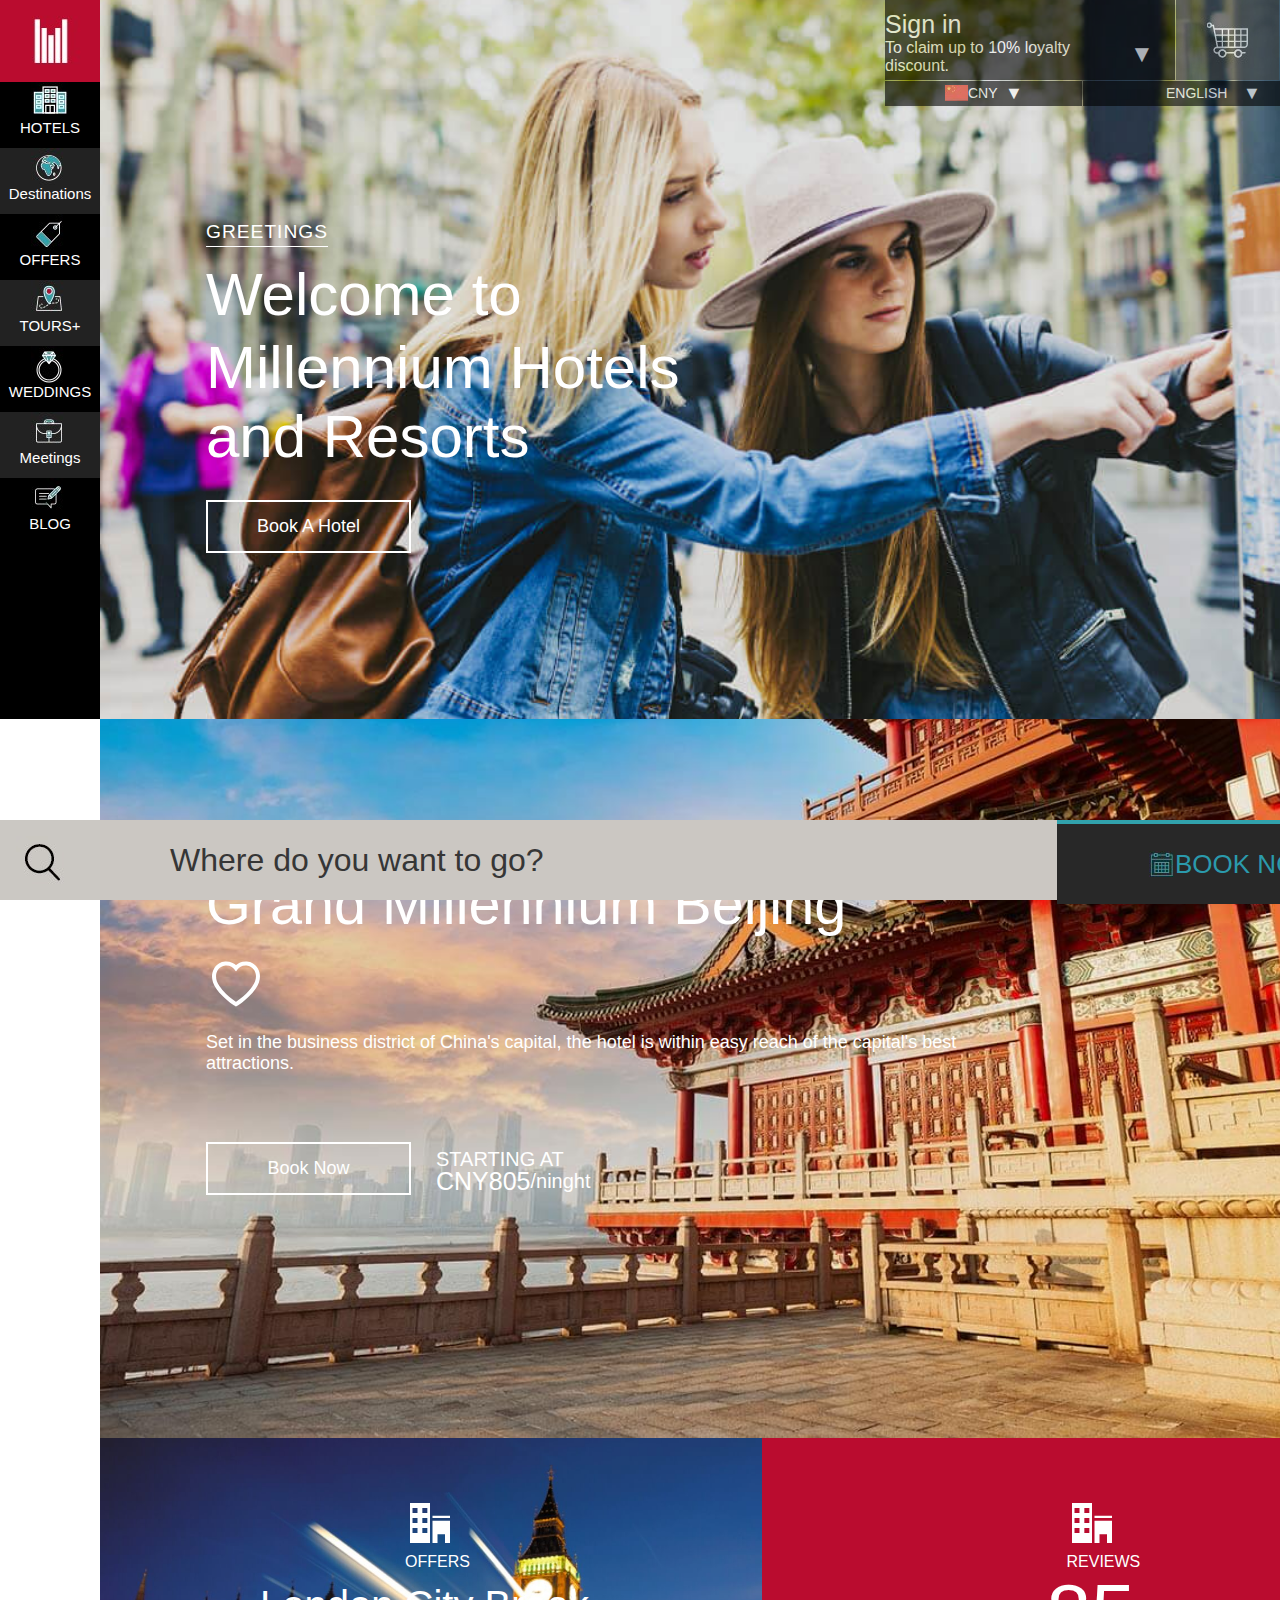
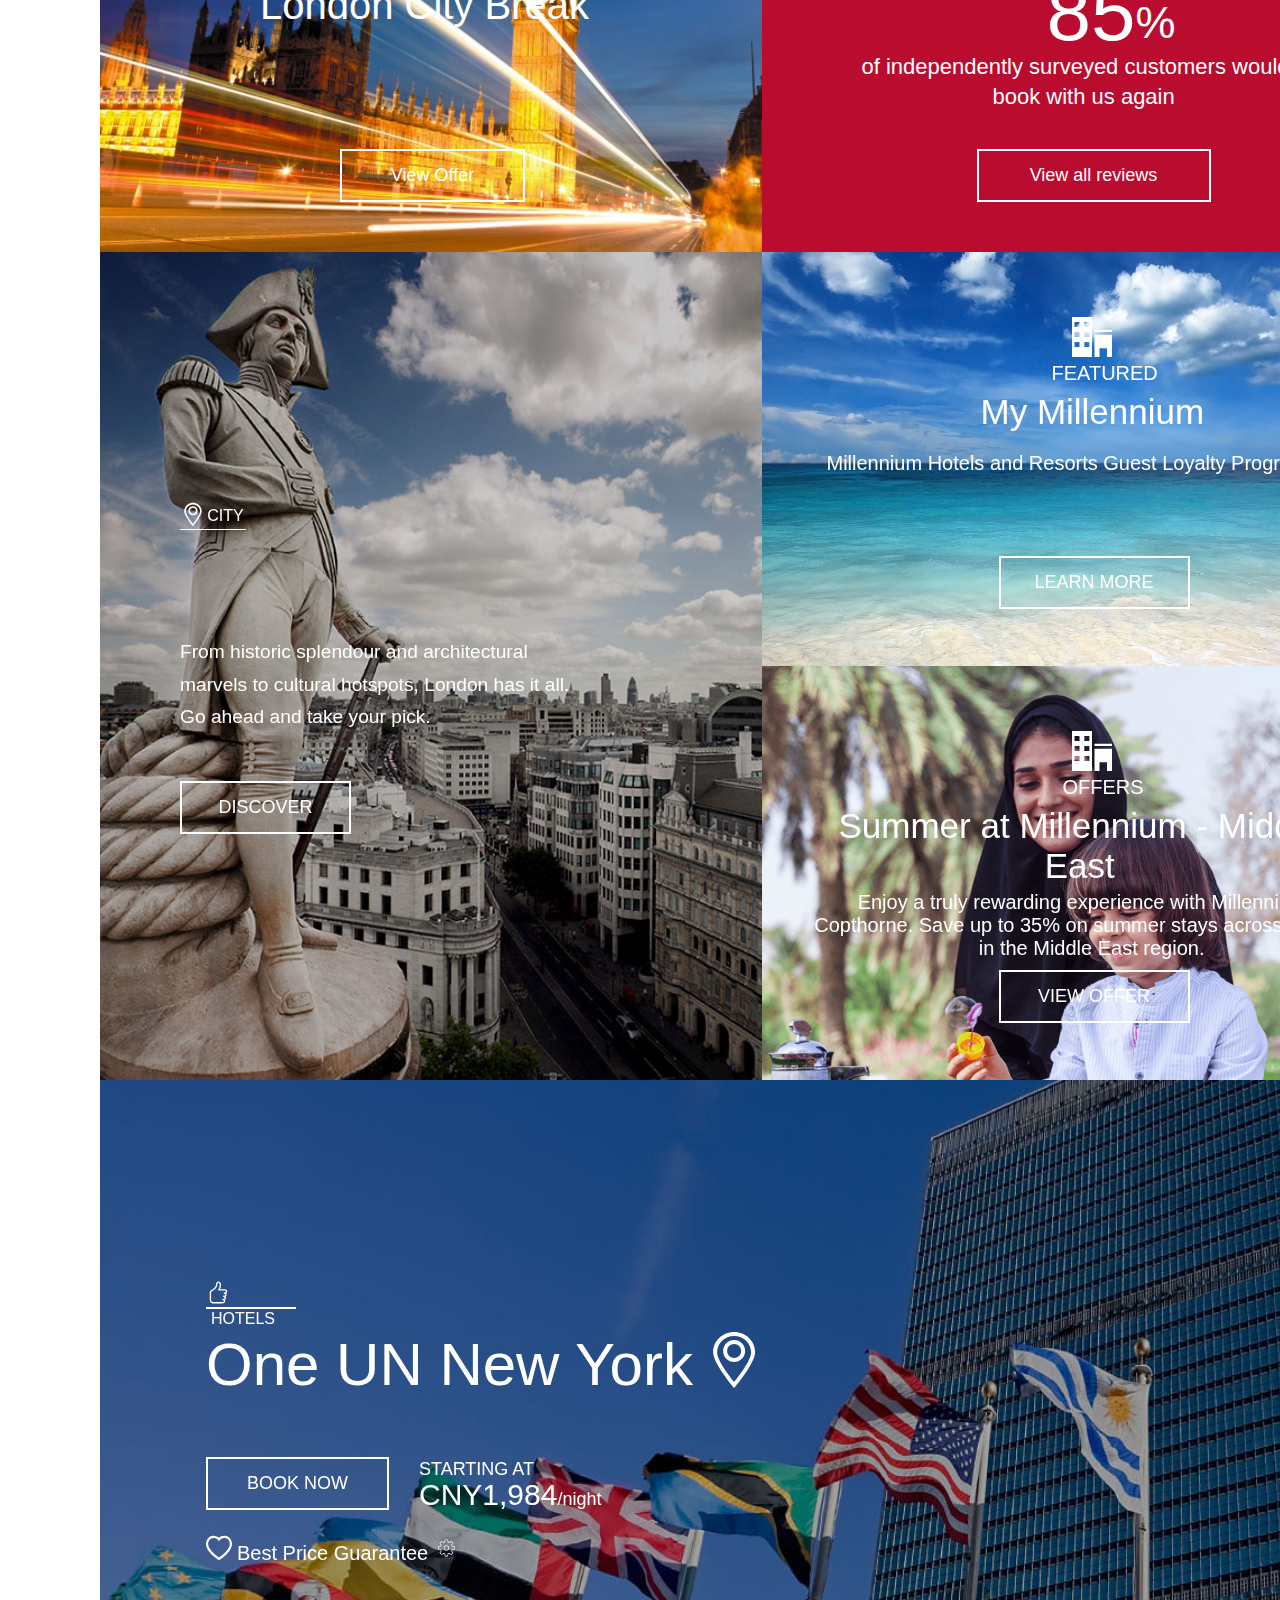
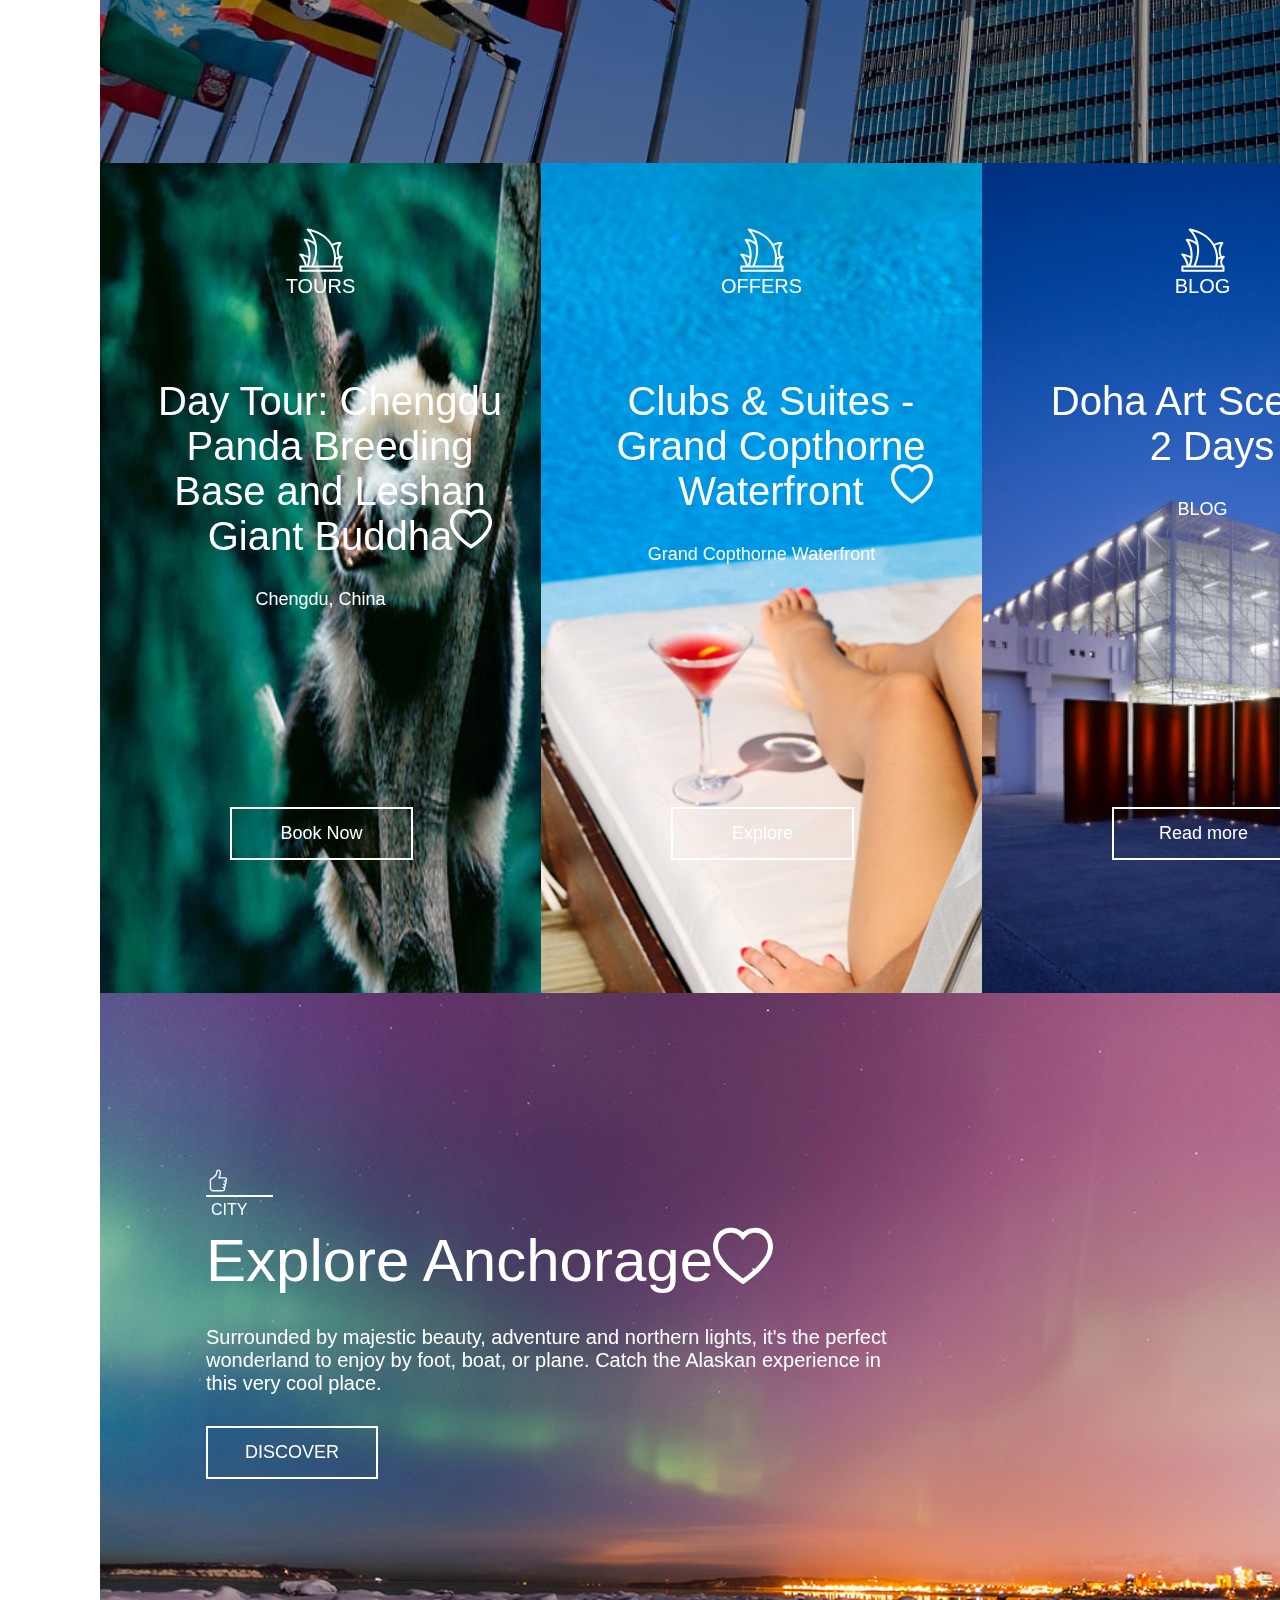
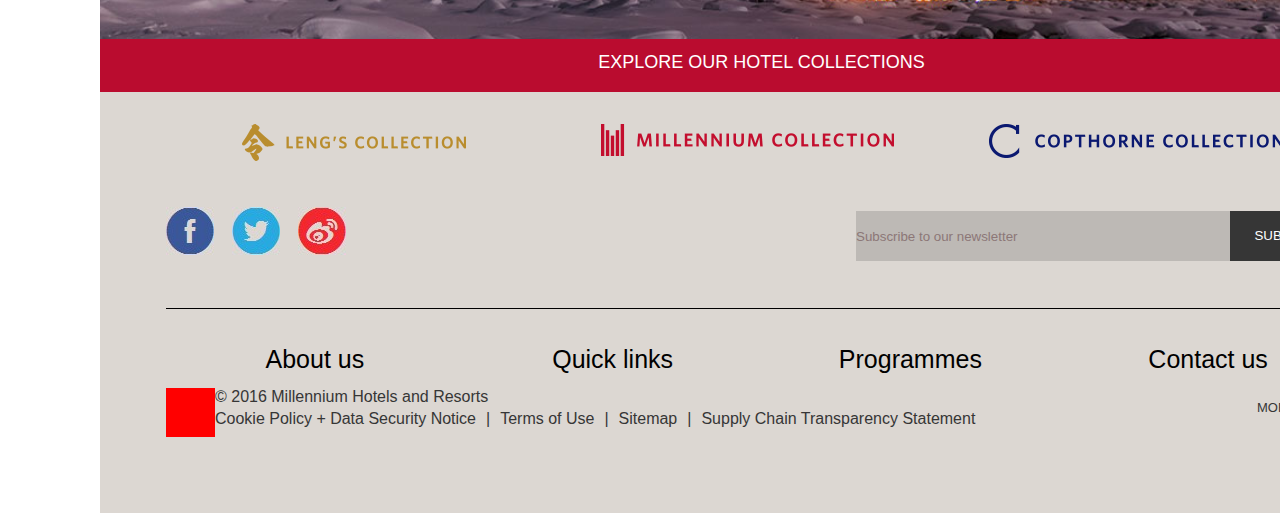
<file: index.html>
<!DOCTYPE HTML PUBLIC "-//W3C//DTD HTML 4.01//EN" "http://www.w3.org/TR/html4/strict.dtd">
<html lang="en">
<head>
	<meta http-equiv="Content-Type" content="text/html;charset=UTF-8">
	<title>首页</title>
	<script src="js/jquery-3.1.0.js"></script>
	<script src="js/lilin.js"></script>
    <script src="js/index.js"></script>
	<link rel="stylesheet" href="css/index.css">
</head>
<body>
	<div class="leftavg">
        <div class="leftavg1">
            <a href="index.html"><img src="img/81.jpg" alt=""></a>
        </div>
        <a href="wedding.html">
        <div class="leftavg2">
            <img src="img/91.jpg" alt="">
            <span>HOTELS</span>
        </div>
        </a>
        <a href="wedding.html">
        <div class="leftavg2" style="background:#222222">
             <img src="img/92.jpg" alt="">
            <span>Destinations</span>
        </div>
        </a>
        <a href="wedding.html">
        <div class="leftavg2">
             <img src="img/93.jpg" alt="">
            <span>OFFERS</span>
        </div>
        </a>
        <a href="wedding.html">
        <div class="leftavg2" style="background:#222222">
             <img src="img/94.jpg" alt="">
            <span>TOURS+</span>
        </div>
        </a>
        <a href="wedding.html">
        <div class="leftavg2">
             <img src="img/95.jpg" alt="">
            <span>WEDDINGS</span>
        </div>
        </a>
        <a href="wedding.html">
        <div class="leftavg2" style="background:#222222">
             <img src="img/96.jpg" alt="">
            <span>Meetings</span>
        </div>
        </a>
        <a href="wedding.html">
        <div class="leftavg2">
             <img src="img/97.jpg" alt="">
            <span>BLOG</span>
        </div>
        </a>   
    </div>
<!-- 右上侧固定栏 -->
	<div class="concuty">
     <div class="shang">
         <div class="shang1">
             <h6>Sign in</h6>
             <p>To claim up to 10% loyalty discount.</p>
             <div class="jian">▲</div>
             <div class="jian1">▼</div>
         </div>
         <div class="shang2"></div>
     </div>
     <div class="xia">
         <div class="xia1">
             <span>
                 <img src="img/35.jpg" alt="">
             </span>
             <p>CNY</p>
             <div class="cc">▲</div>
             <div class="dd">▼</div>
         </div>
         <div class="xia2" style="margin-left:1px">
             <span></span>
             <p>ENGLISH</p>
             <div class="ff">▲</div>
             <div class="gg">▼</div>
         </div>
     </div>   
    </div>
    <div class="denglu">
        <div class="denglutop"></div>
        <div class="dengluxia"></div>
    </div>
    <div class="guojia">
        <ul>
            <li style="margin-top:48px">
                <img src="img/41.jpg" alt="">
                <span>USD</span>
            </li>
            <li style="margin-top:48px">
                <img src="img/42.jpg" alt="">
                <span>GPB</span>
            </li>
            <li style="margin-top:48px">
                <img src="img/43.jpg" alt="">
                <span>EUR</span>
            </li>
            <li style="margin-top:48px">
                <img src="img/44.jpg" alt="">
                <span>CNY</span>
            </li>
            <li>
                <img src="img/44.jpg" alt="">
                <span>AED</span>
            </li>
            <li>
                <img src="img/44.jpg" alt="">
                <span>AUD</span>
            </li>
            <li>
                <img src="img/44.jpg" alt="">
                <span>BRL</span>
            </li>
            <li>
                <img src="img/44.jpg" alt="">
                <span>CAD</span>
            </li>
            <li>
                <img src="img/44.jpg" alt="">
                <span>CHF</span>
            </li>
            <li>
                <img src="img/44.jpg" alt="">
                <span>GEL</span>
            </li>
            <li>
                <img src="img/44.jpg" alt="">
                <span>HKD</span>
            </li>
            <li>
                <img src="img/44.jpg" alt="">
                <span>IDR</span>
            </li>
            <li>
                <img src="img/44.jpg" alt="">
                <span>INR</span>
            </li>
            <li>
                <img src="img/44.jpg" alt="">
                <span>IQD</span>
            </li>
            <li>
                <img src="img/44.jpg" alt="">
                <span>JOD</span>
            </li>
            <li>
                <img src="img/44.jpg" alt="">
                <span>JPY</span>
            </li>
            <li>
                <img src="img/44.jpg" alt="">
                <span>KRW</span>
            </li>
            <li>
                <img src="img/44.jpg" alt="">
                <span>KWD</span>
            </li>
            <li>
                <img src="img/44.jpg" alt="">
                <span>MYR</span>
            </li>
            <li>
                <img src="img/44.jpg" alt="">
                <span>NZD</span>
            </li>
            <li>
                <img src="img/44.jpg" alt="">
                <span>OMR</span>
            </li>
            <li>
                <img src="img/44.jpg" alt="">
                <span>PHP</span>
            </li>
            <li>
                <img src="img/44.jpg" alt="">
                <span>QAR</span>
            </li>
            <li>
                <img src="img/44.jpg" alt="">
                <span>SAR</span>
            </li>
            <li>
                <img src="img/44.jpg" alt="">
                <span>SEK</span>
            </li>
            <li>
                <img src="img/44.jpg" alt="">
                <span>SGD</span>
            </li>
            <li>
                <img src="img/44.jpg" alt="">
                <span>THB</span>
            </li>
            <li>
                <img src="img/44.jpg" alt="">
                <span>TWD</span>
            </li>
        </ul>
    </div>
    <div class="yuyan">
        <ul>
            <li style="margin-top:24px">لعربية</li>
            <li style="margin-top:24px;background:#717B7C">English</li>
            <li style="margin-top:24px">Español</li>
            <li style="margin-top:24px">Français</li>
            <li>Italiano</li>
            <li>简体中文</li>
            <li>繁體中文</li>
        </ul>
    </div>
<!-- 右上侧固定栏 -->
	<div class="rightdom">
		<img src="img/banner.jpg" alt="">
		<div class="imghtml">
			<div class="biaoti">
				<label for="">GREETINGS</label>
			</div>
			<div class="biaotip">
			<h3>
				<p class="biaotip1">Welcome to </p>
				<p class="biaotip2">Millennium Hotels and Resorts</p>
			</h3>
			</div>
			<a href="#">Book A Hotel</a>
		</div>
	</div>
    <div class="rightdom1">
		<img src="img/1.jpg" alt="">
		<div class="beijing">
			<div class="biaoti">
				<label for="">Hotels</label>
			</div>
			<div class="beijin">
			<h3>	
             Grand Millennium Beijing
			</h3>
			</div>
			<span>
			</span>
			<p class="beijinp">Set in the business district of China's capital, the hotel is within easy reach of the capital's best attractions.</p>
			<a href="beijing.html">Book Now</a>
			<div class="ninght">
				<p>STARTING AT</p>
				<div class="ninghtbottom">
					<label for="">CNY805</label>
					<div>/ninght</div>
				</div>
			</div>
		</div>
		<div class="botf"></div>
    </div>
    <div class="rightdom2">
    	<div class="left1">
    		<img src="img/2.jpg" alt="">
    		<span></span>
    		<label for="">OFFERS</label>
    		<h3>London City Break</h3>
    		<a href="">View Offer</a>
    	</div>
    	<div class="right1">
    		<span></span>
    		<label for="">REVIEWS</label>
            <h4>
            	<p>85</p>%
            </h4>
            <div class="right1dom">of independently surveyed customers would </div>
            <div class="right1dom1">book with us again</div>
            <a href="beijing.html">View all reviews</a>
    	</div>
    </div>
    <div class="rightdom3">
    	<div class="rightdom3left">
    		<img src="img/3.jpg" alt="">
    		<div class="lundon">
    			<span></span>
    			<label for="">CITY</label>
    		</div>
    		<h3>Explore London</h3>
    		<p>From historic splendour and architectural marvels to cultural hotspots, London has it all. Go ahead and take your pick.</p>
    		<a href="beijing.html">DISCOVER</a>
    	</div>
    	<div class="rightdom3right">
    		<div class="rightdom3top">
    			<img src="img/4.jpg" alt="">
    			<span></span>
    			<label for="">FEATURED</label>
    			<h3>My Millennium</h3>
    			<p>Millennium  Hotels and Resorts Guest Loyalty Programme</p>
    			<a href="beijing.html">LEARN MORE</a>
    		</div>
    		<div class="rightdom3top1">
    			<img src="img/5.png" alt="">
    			<span></span>
    			<label for="">OFFERS</label>
    			<h3>
    				<div>Summer at Millennium - Middle </div>
    				East
    			</h3>
    			<p>Enjoy a truly rewarding experience with Millennium & Copthorne. Save up to 35% on summer stays across 24 hotels in the Middle East region.</p>
    			<a href="beijing.html">VIEW OFFER</a>
    		</div>
    	</div>
    </div>
    <div class="rightdom4">
    	<img src="img/6.jpg" alt="">
    	<div class="un">
    		<span></span>
    		<label for="">HOTELS</label>
    	</div>
    	<div class="unp">
    		<h3>One UN New York</h3>
    		<span></span>
    	</div>
    	<div class="una">
    		<a href="">BOOK NOW</a>
    		<div class="unaspan">
    			<p>STARTING AT</p>
    			<p class="unaspan1">
    				<label for="">CNY1,984</label>
    				<span>/night</span>
    			</p>
    		</div>
    	</div>
    	<div class="unicon">
    		<span></span>
    		<p>Best Price Guarantee</p>
    		<span></span>
    	</div>
    </div>
    <div class="rightdom5">
    	<div class="panda">
    		<div class="pandaspan">
    			<span></span>
    			<label for="">TOURS</label>
    		</div>
    		<div class="pandah3">
    			<h3>Day Tour: Chengdu Panda Breeding Base and Leshan Giant Buddha</h3>
    			<p>Chengdu, China</p>
    			<span></span>
    		</div>
    		<a href="beijing.html">Book Now</a>
    	</div>
    	<div class="panda1">
    		<div class="pandaspan">
    			<span></span>
    			<label for="">OFFERS</label>
    		</div>
    		<div class="pandah3">
    			<h3>Clubs & Suites - Grand Copthorne Waterfront</h3>
    			<p>Grand Copthorne Waterfront</p>
    			<span></span>
    		</div>
    		<a href="beijing.html">Explore</a>
    	</div>
    	<div class="panda2">
    		<div class="pandaspan">
    			<span></span>
    			<label for="">BLOG</label>
    		</div>
    		<div class="pandah3">
    			<h3>Doha Art Scene in 2 Days</h3>
    			<p>BLOG</p>
    		</div>
    		<a href="beijing.html">Read more</a>
    	</div>
    </div>
    <div class="rightdom6">
        <img src="img/10.jpg" alt="">
        <div class="stat">
            <span></span>
            <label for="">CITY</label>
        </div>
        <div class="stat1">
            <div class="stat1h3">
                <h3>Explore Anchorage</h3>
                <span></span>
            </div>
            <p>Surrounded by majestic beauty, adventure and northern lights, it's the perfect wonderland to enjoy by foot, boat, or plane. Catch the Alaskan experience in this very cool place.</p>
        </div>
        <a href="beijing.html">DISCOVER</a>
    </div>
    <div class="rightdom7">
        <p>EXPLORE OUR HOTEL COLLECTIONS</p>
    </div>
<!-- 最底部开始 -->
    <div class="rightdom8">
        <div class="ling">
            <a href="">
                <img src="img/11.png" alt="" style='margin-left:76px'>
                <img src="img/12.png" alt="" style='margin-left:135px'>
                <img src="img/13.png" alt="" style='margin-left:95px'>
            </a>
        </div>
        <div class="bd">
            <div class="bdleft">
                <a href=""><img src="img/11.jpg" alt=""></a>
                <a href=""><img src="img/12.jpg" alt=""></a>
                <a href=""><img src="img/13.jpg" alt=""></a>
            </div>
            <div class="bdright">
                <input type="text" value="Subscribe to our newsletter" id="value">
                <input type="button" value="SUBSCRIBE" id="value1">
            </div>
        </div>
        <div class="our">
            <a href="#">About us</a>
            <a href="#">Quick links</a>
            <a href="#">Programmes</a>
            <a href="#">Contact us</a>
        </div>
        <div class="our1">
            <span></span>
            <div class="ourright">
                <div class="copy">© 2016 Millennium Hotels and Resorts</div>
                <div class="copy1">
                    <a href="">Cookie Policy + Data Security Notice</a>
                    <p>|</p>
                    <a href="">Terms of Use</a>
                    <p>|</p>
                    <a href="">Sitemap</a>
                    <p>|</p>
                    <a href="">Supply Chain Transparency Statement</a>
                </div>
            </div>
        </div>
        <div class="our2">
            <span>MORE</span>
            <div class="our2icon"></div>
        </div>
        <div class="our4">
            <div class="our5">
                <div class="copy3">
                    <h6>About us</h6>
                    <a href="about.html">Our Heritage</a>
                    <a href="about.html">Our Leadership</a>
                    <a href="about.html">Our Brand Story</a>
                    <a href="about.html">Awards & Accolades</a>
                    <a href="about.html">Our Offices</a>
                </div>
                <div class="copy3" style="margin-left:70px">
                    <h6>Quick links</h6>
                    <a href="about.html">Careers</a>
                    <a href="about.html">Investors</a>
                    <a href="about.html">What's On UK Blog</a>
                    <a href="about.html">View or Modify Your Booking</a>
                    <a href="about.html">News and Regulatory Announcement</a>
                </div>
                <div class="copy3" style="margin-left:70px">
                    <h6>Programmes</h6>
                    <a href="about.html">My Millennium</a>
                    <a href="about.html">Frequent Flyer Programmes</a>
                    <a href="about.html">Corporate Partners</a>
                    <a href="about.html">Corporate Booker Programmes</a>
                    <a href="about.html">Ala Carte Club Programme</a>
                </div>
                <div class="copy3" style="margin-left:70px">
                    <h6>Contact us</h6>
                    <a href="about.html">Enquiry Form</a>
                    <a href="about.html">Hotel Reservation Offices</a>
                    <a href="about.html">Sales Offices</a>
                    <a href="about.html">Tours+ FAQ</a>
                </div>
            </div>
            <div class="our1">
            <span></span>
            <div class="ourright">
                <div class="copy">© 2016 Millennium Hotels and Resorts</div>
                <div class="copy1">
                    <a href="">Cookie Policy + Data Security Notice</a>
                    <p>|</p>
                    <a href="">Terms of Use</a>
                    <p>|</p>
                    <a href="">Sitemap</a>
                    <p>|</p>
                    <a href="">Supply Chain Transparency Statement</a>
                </div>
            </div>
        </div>
        <div class="our3">
            <span>LESS</span>
            <div class="our2icon"></div>
        </div>
        </div>
    </div>
<!-- 最底部开始 -->
<!-- 固定底部 -->
    <div class="bottom">
        <span>
            <img src="img/18.jpg" alt="">
        </span>
        <div class="went">Where do you want to go?</div>
        <div class="went1">
            <span>
                <img src="img/19.jpg" alt="">
            </span>
            <p>BOOK NOW</p>
        </div>
    </div>
    <div class="bottom1">
        <div class="head">
            <div class="head1">
                <span>
                    <img src="img/23.jpg" alt="">
                </span>
                <p>Best Price Guarantee</p>
                <span>
                    <img src="img/24.jpg" alt="">
                </span>
            </div>
            <div class="head2">
                <span>Close</span>
                <a href="">X</a>
            </div>
        </div>
        <div class="hotel">
            <span>
                <img src="img/20.jpg" alt="">
            </span>
            <p>Destination</p>
            <input type="text" value="What's your destination city or hotel?" id="go">
        </div>
        <div class="dates">
             <span>
                <img src="img/21.jpg" alt="">
             </span>
             <p>Dates</p>
             <div class="datess">
                2016/Oct/03 - 2016/Oct/04
             </div>
             <div class="datess1">Change</div>
        </div>
        <div class="adults">
            <span>
                <img src="img/22.jpg" alt="">
            </span>
            <p>Occupancy</p>
            <div class="kuohao">(per room)</div>
            <div class="one">
                <label for="">Adults</label>
                <a href="" style="margin-left:20px">-</a>
                <h2>1</h2>
                <a href="">+</a>
            </div>
            <div class="one">
                <label for="">Children</label>
                <a href="" style="margin-left:20px">-</a>
                <h2>1</h2>
                <a href="">+</a>
            </div>
        </div>
        <div class="form">
            <input type="text" value="Add a special rate code" style="margin-left:141px">
            <input type="text" value="Add a group code">
            <input type="text" value="Please enter discount code">
        </div>
        <div class="serach">
            <p>Please select a destination to continue</p>
            <input type="button" value="Search">
        </div>
    </div>
<!-- 固定底部 -->  
</body>
</html>
</file>
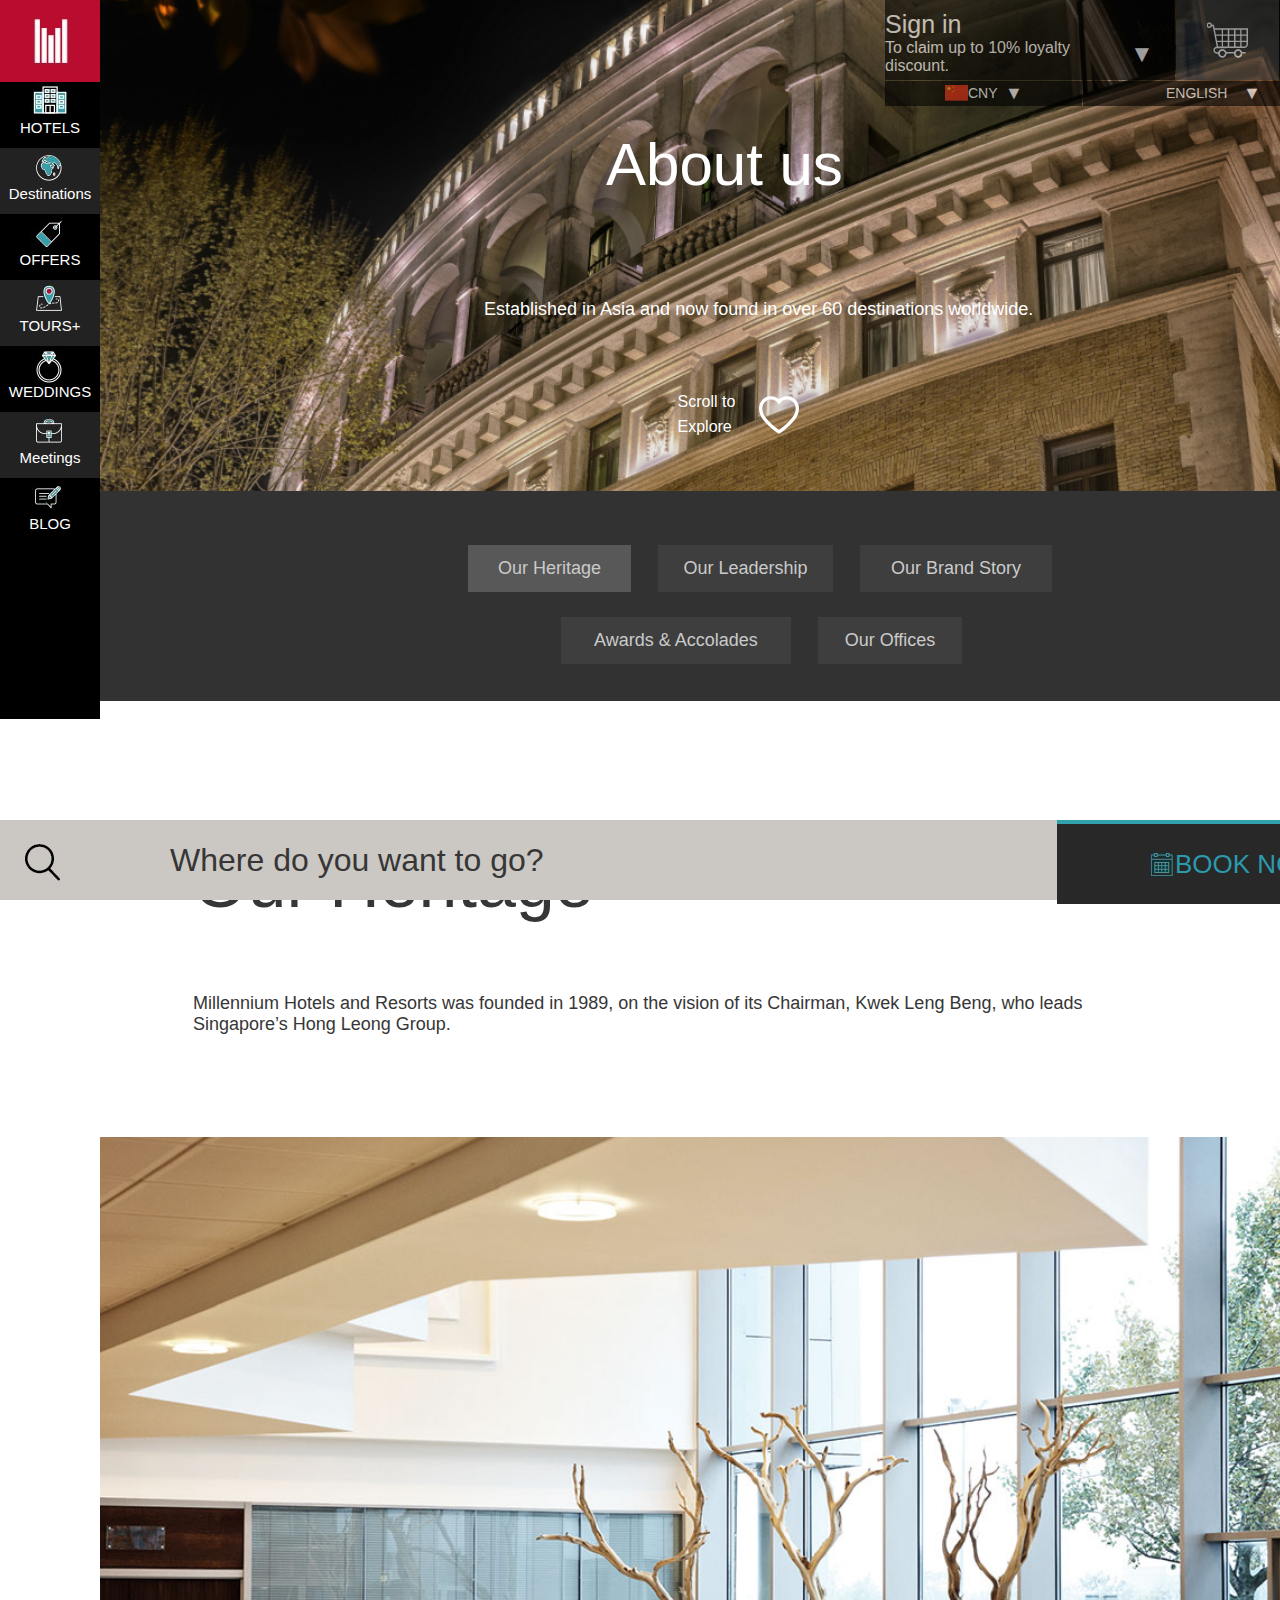
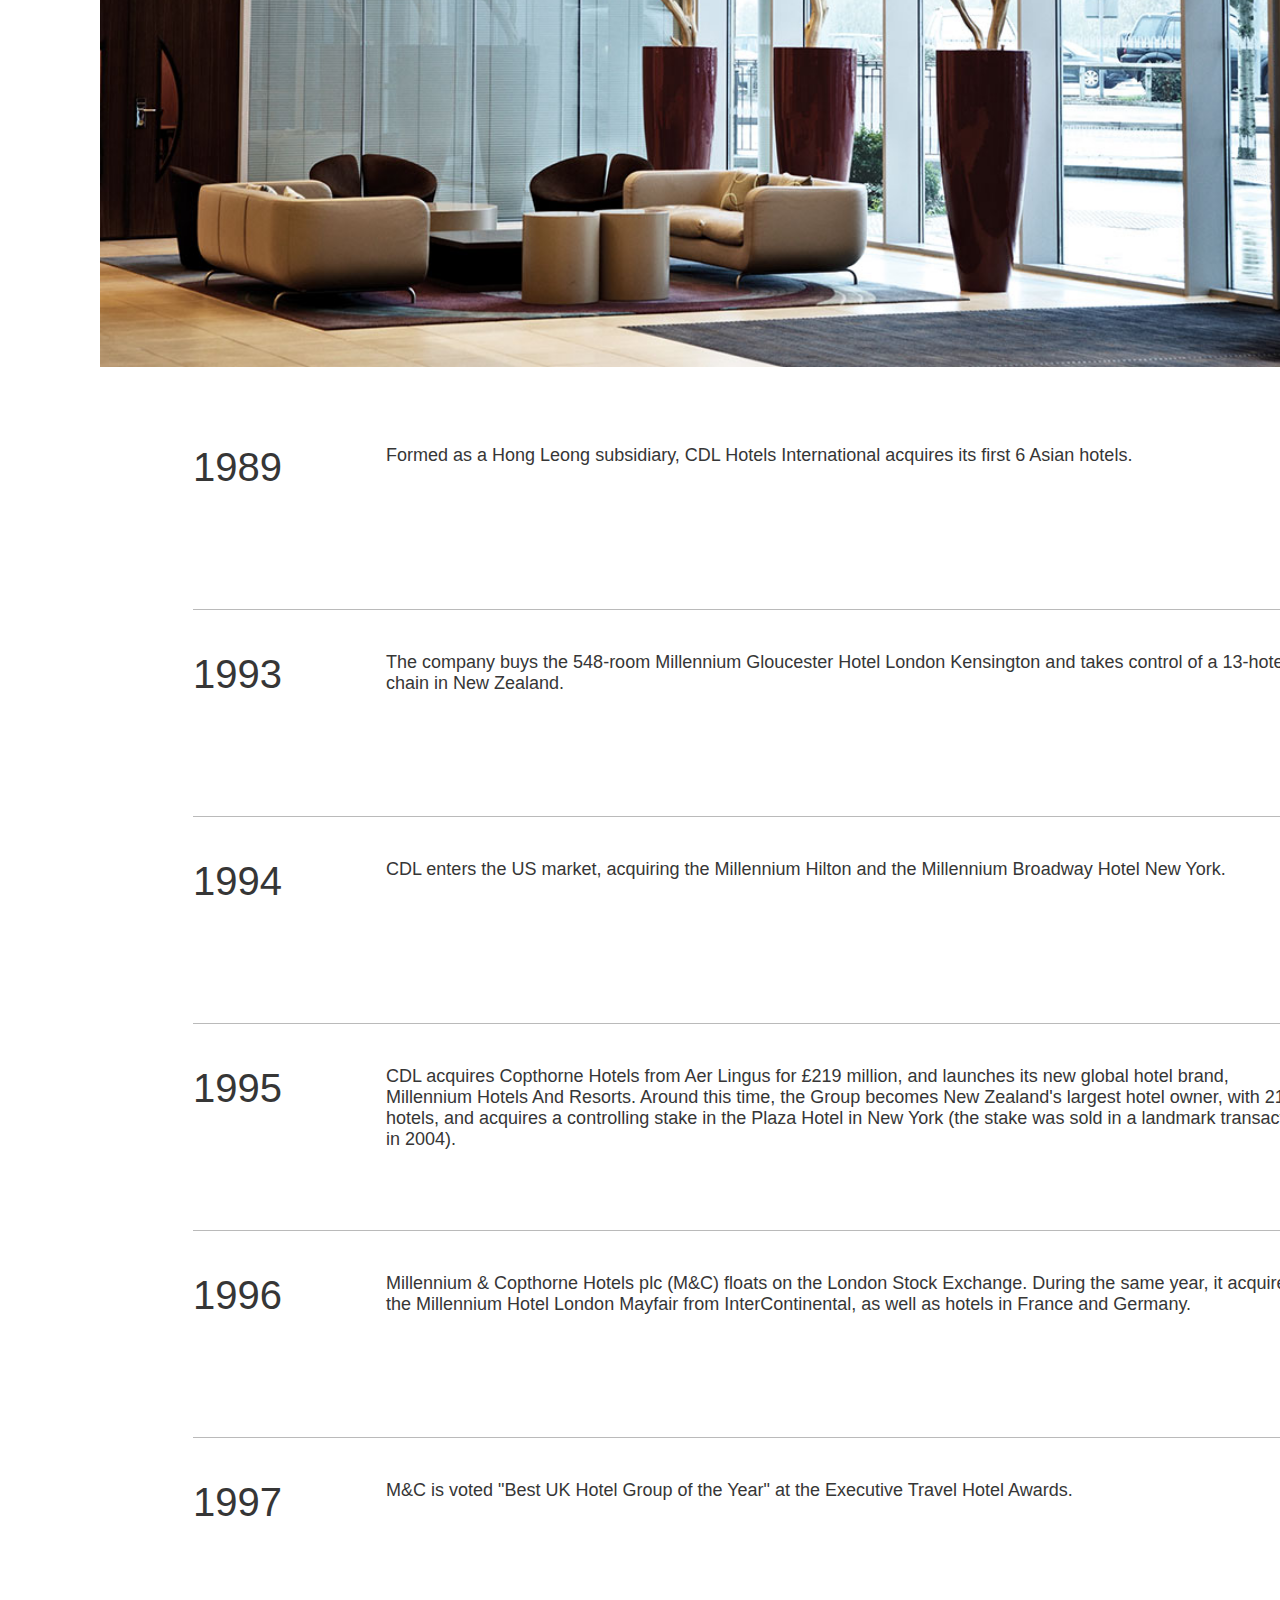
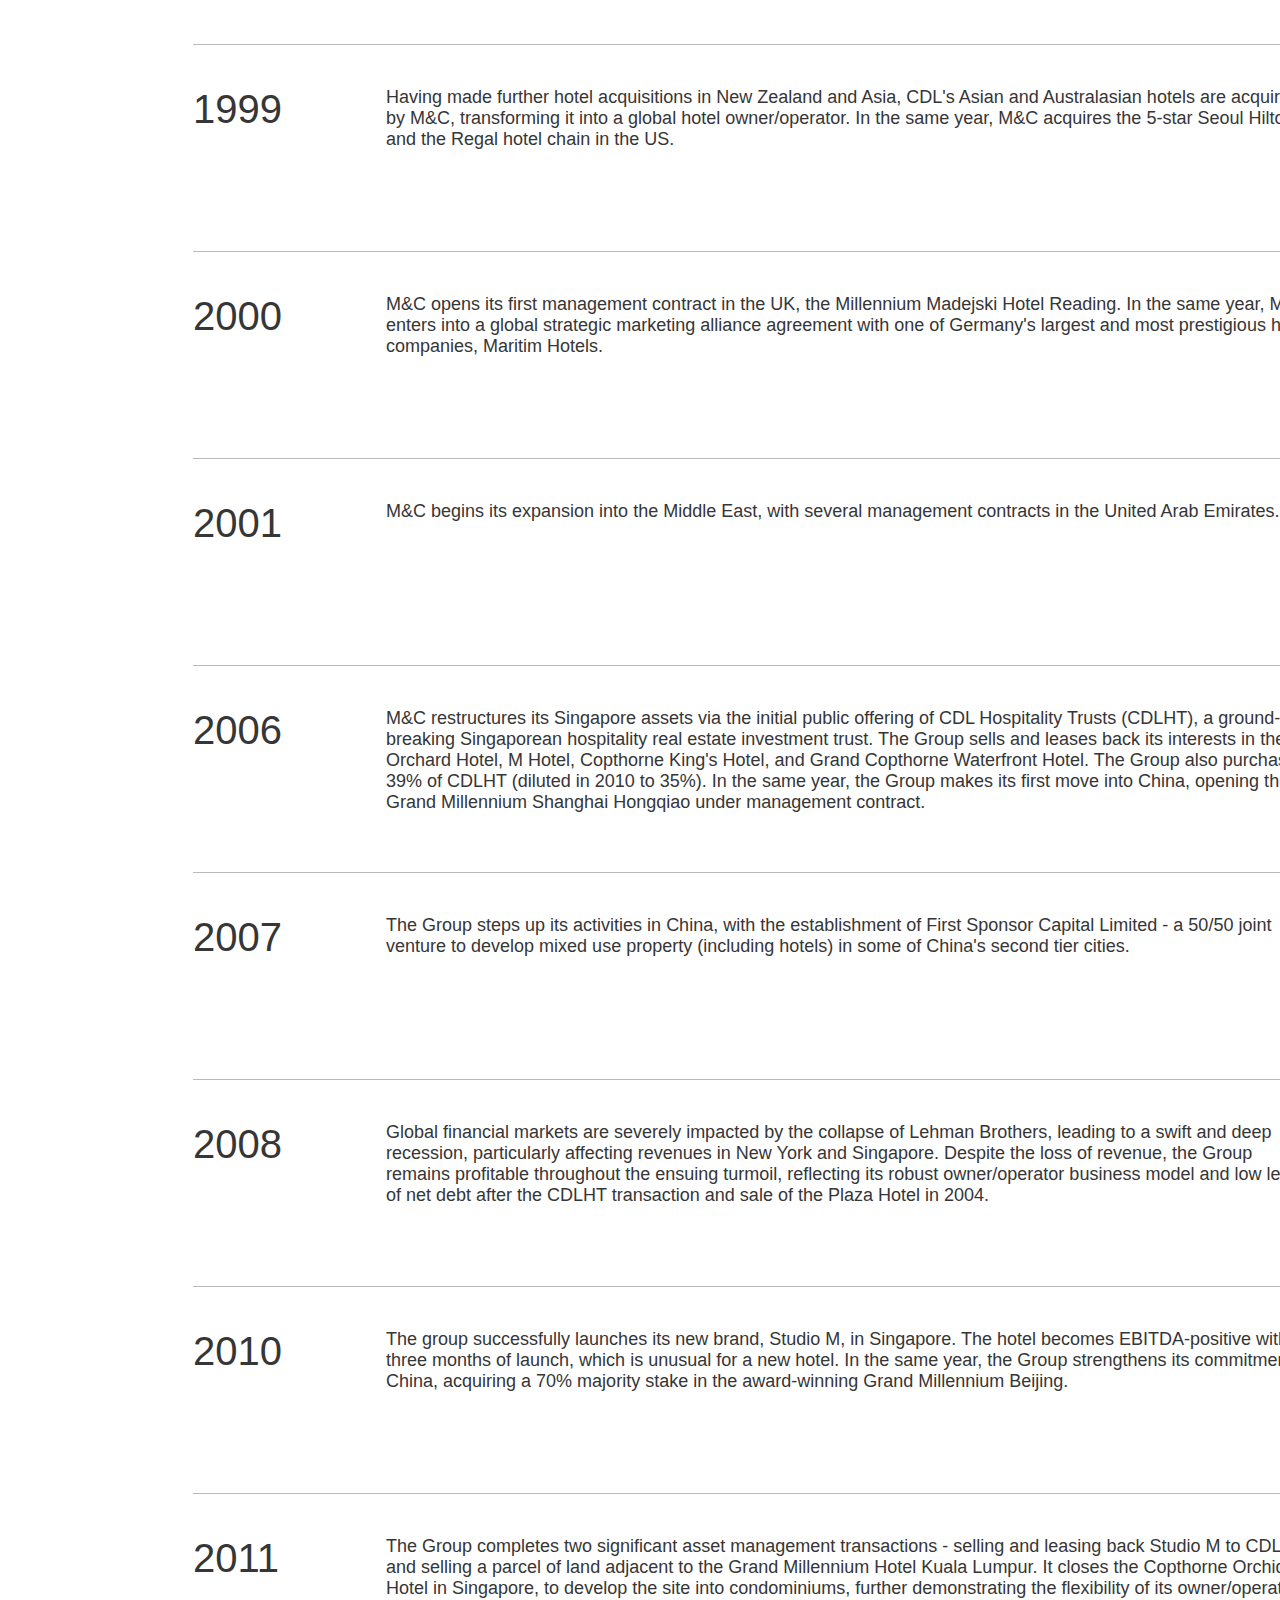
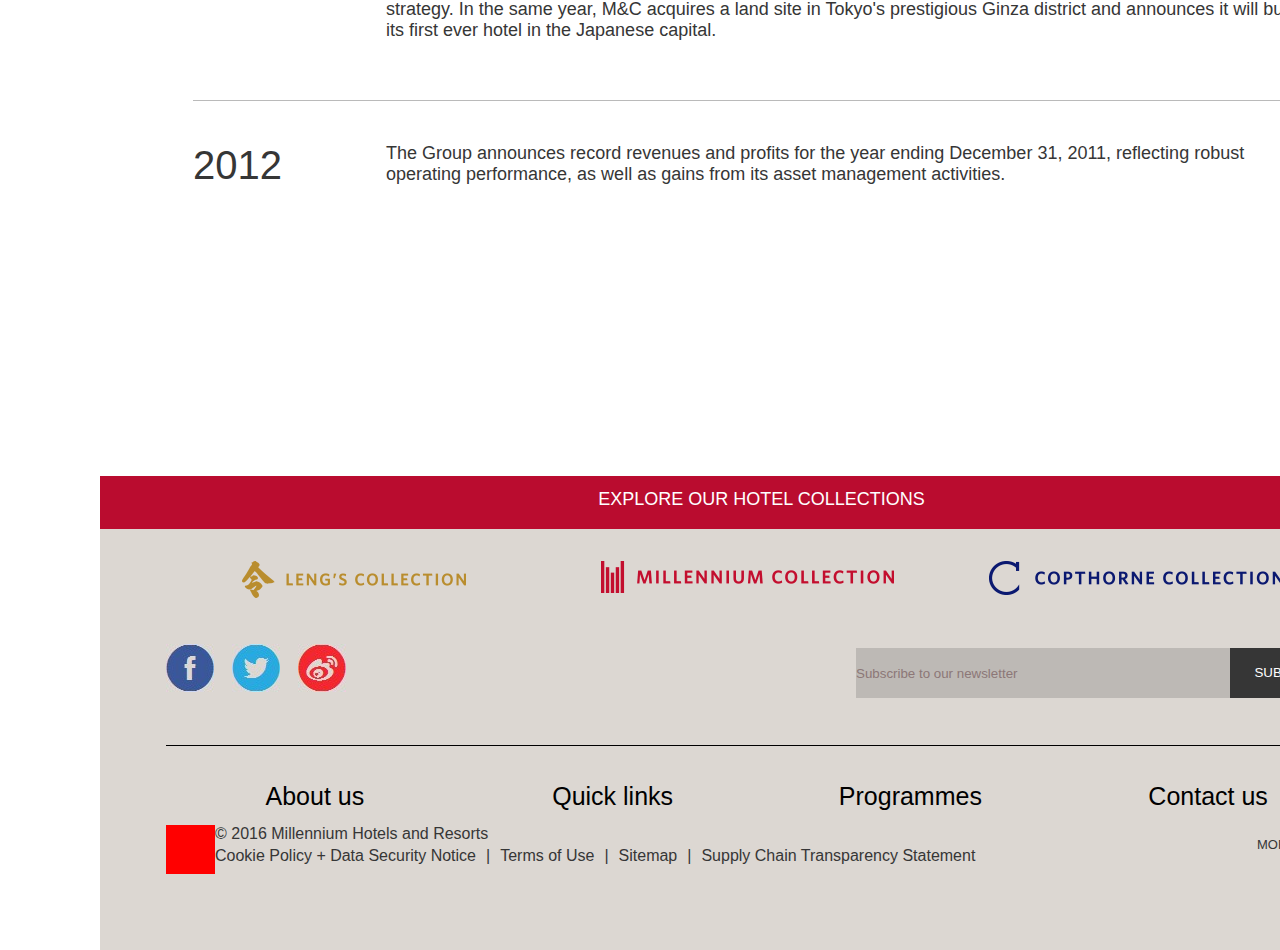
<file: about.html>
<!DOCTYPE HTML PUBLIC "-//W3C//DTD HTML 4.01//EN" "http://www.w3.org/TR/html4/strict.dtd">
<html lang="en">
<head>
	<meta http-equiv="Content-Type" content="text/html;charset=UTF-8">
	<title>About as</title>
	<script src="js/jquery-3.1.0.js"></script>
	<script src="js/lilin.js"></script>
    <script src="js/index.js"></script>
	<link rel="stylesheet" href="css/index.css">
</head>
<body>
    <div class="leftavg">
        <div class="leftavg1">
            <a href="index.html"><img src="img/81.jpg" alt=""></a>
        </div>
        <a href="wedding.html">
        <div class="leftavg2">
            <img src="img/91.jpg" alt="">
            <span>HOTELS</span>
        </div>
        </a>
        <a href="wedding.html">
        <div class="leftavg2" style="background:#222222">
             <img src="img/92.jpg" alt="">
            <span>Destinations</span>
        </div>
        </a>
        <a href="wedding.html">
        <div class="leftavg2">
             <img src="img/93.jpg" alt="">
            <span>OFFERS</span>
        </div>
        </a>
        <a href="wedding.html">
        <div class="leftavg2" style="background:#222222">
             <img src="img/94.jpg" alt="">
            <span>TOURS+</span>
        </div>
        </a>
        <a href="wedding.html">
        <div class="leftavg2">
             <img src="img/95.jpg" alt="">
            <span>WEDDINGS</span>
        </div>
        </a>
        <a href="wedding.html">
        <div class="leftavg2" style="background:#222222">
             <img src="img/96.jpg" alt="">
            <span>Meetings</span>
        </div>
        </a>
        <a href="wedding.html">
        <div class="leftavg2">
             <img src="img/97.jpg" alt="">
            <span>BLOG</span>
        </div> 
        </a>  
     </div>
    <div class="concuty">
     <div class="shang">
         <div class="shang1">
             <h6>Sign in</h6>
             <p>To claim up to 10% loyalty discount.</p>
             <div class="jian">▲</div>
             <div class="jian1">▼</div>
         </div>
         <div class="shang2"></div>
     </div>
     <div class="xia">
         <div class="xia1">
             <span>
                 <img src="img/35.jpg" alt="">
             </span>
             <p>CNY</p>
             <div class="cc">▲</div>
             <div class="dd">▼</div>
         </div>
         <div class="xia2" style="margin-left:1px">
             <span></span>
             <p>ENGLISH</p>
             <div class="ff">▲</div>
             <div class="gg">▼</div>
         </div>
     </div>   
    </div>
    <div class="denglu">
        <div class="denglutop"></div>
        <div class="dengluxia"></div>
    </div>
    <div class="guojia">
        <ul>
            <li style="margin-top:48px">
                <img src="img/41.jpg" alt="">
                <span>USD</span>
            </li>
            <li style="margin-top:48px">
                <img src="img/42.jpg" alt="">
                <span>GPB</span>
            </li>
            <li style="margin-top:48px">
                <img src="img/43.jpg" alt="">
                <span>EUR</span>
            </li>
            <li style="margin-top:48px">
                <img src="img/44.jpg" alt="">
                <span>CNY</span>
            </li>
            <li>
                <img src="img/44.jpg" alt="">
                <span>AED</span>
            </li>
            <li>
                <img src="img/44.jpg" alt="">
                <span>AUD</span>
            </li>
            <li>
                <img src="img/44.jpg" alt="">
                <span>BRL</span>
            </li>
            <li>
                <img src="img/44.jpg" alt="">
                <span>CAD</span>
            </li>
            <li>
                <img src="img/44.jpg" alt="">
                <span>CHF</span>
            </li>
            <li>
                <img src="img/44.jpg" alt="">
                <span>GEL</span>
            </li>
            <li>
                <img src="img/44.jpg" alt="">
                <span>HKD</span>
            </li>
            <li>
                <img src="img/44.jpg" alt="">
                <span>IDR</span>
            </li>
            <li>
                <img src="img/44.jpg" alt="">
                <span>INR</span>
            </li>
            <li>
                <img src="img/44.jpg" alt="">
                <span>IQD</span>
            </li>
            <li>
                <img src="img/44.jpg" alt="">
                <span>JOD</span>
            </li>
            <li>
                <img src="img/44.jpg" alt="">
                <span>JPY</span>
            </li>
            <li>
                <img src="img/44.jpg" alt="">
                <span>KRW</span>
            </li>
            <li>
                <img src="img/44.jpg" alt="">
                <span>KWD</span>
            </li>
            <li>
                <img src="img/44.jpg" alt="">
                <span>MYR</span>
            </li>
            <li>
                <img src="img/44.jpg" alt="">
                <span>NZD</span>
            </li>
            <li>
                <img src="img/44.jpg" alt="">
                <span>OMR</span>
            </li>
            <li>
                <img src="img/44.jpg" alt="">
                <span>PHP</span>
            </li>
            <li>
                <img src="img/44.jpg" alt="">
                <span>QAR</span>
            </li>
            <li>
                <img src="img/44.jpg" alt="">
                <span>SAR</span>
            </li>
            <li>
                <img src="img/44.jpg" alt="">
                <span>SEK</span>
            </li>
            <li>
                <img src="img/44.jpg" alt="">
                <span>SGD</span>
            </li>
            <li>
                <img src="img/44.jpg" alt="">
                <span>THB</span>
            </li>
            <li>
                <img src="img/44.jpg" alt="">
                <span>TWD</span>
            </li>
        </ul>
    </div>
    <div class="yuyan">
        <ul>
            <li style="margin-top:24px">لعربية</li>
            <li style="margin-top:24px;background:#717B7C">English</li>
            <li style="margin-top:24px">Español</li>
            <li style="margin-top:24px">Français</li>
            <li>Italiano</li>
            <li>简体中文</li>
            <li>繁體中文</li>
        </ul>
    </div>
    <div class="rightdom11">
    <img src="img/161.jpg" alt="">
    <h2>About us</h2>
    <p>Established in Asia and now found in over 60 destinations worldwide.</p>
    <div class="xiabiao">
        <div class="xiabiao1">Scroll to<br>Explore</div>
        <span></span>
     </div>
    </div>
    <div class="rightdom17">
    	<a href="" style="width:163px;top:54px;left:368px;background:#585858;">Our Heritage</a>
    	<a href="" style="width:175px;top:54px;left:558px;">Our Leadership</a>
    	<a href="" style="width:192px;top:54px;left:760px;">Our Brand Story</a>
    	<a href="" style="width:230px;top:126px;left:461px;">Awards & Accolades</a>
    	<a href="" style="width:144px;top:126px;left:718px;">Our Offices</a>
    </div>
    <div class="rightdom18">
    	<h2>Our Heritage</h2>
    	<p>Millennium Hotels and Resorts was founded in 1989, on the vision of its Chairman, Kwek Leng Beng, who leads Singapore’s Hong Leong Group.</p>
    </div>
    <div class="rightdom19">
    	<img src="img/164.jpg" alt="">
    </div>
    <div class="rightdom20">
    	<ul>
    		<li style="margin-top:36px">
    			<h3>1989</h3>
    			<p>Formed as a Hong Leong subsidiary, CDL Hotels International acquires its first 6 Asian hotels.</p>
    		</li>
    		<li>
    			<h3>1993</h3>
    			<p>The company buys the 548-room Millennium Gloucester Hotel London Kensington and takes control of a 13-hotel chain in New Zealand.</p>
    		</li>
    		<li>
    			<h3>1994</h3>
    			<p>CDL enters the US market, acquiring the Millennium Hilton and the Millennium Broadway Hotel New York.</p>
    		</li>
    		<li>
    			<h3>1995</h3>
    			<p>CDL acquires Copthorne Hotels from Aer Lingus for £219 million, and launches its new global hotel brand, Millennium Hotels And Resorts. Around this time, the Group becomes New Zealand's largest hotel owner, with 21 hotels, and acquires a controlling stake in the Plaza Hotel in New York (the stake was sold in a landmark transaction in 2004).</p>
    		</li>
    		<li>
    			<h3>1996</h3>
    			<p>Millennium & Copthorne Hotels plc (M&C) floats on the London Stock Exchange. During the same year, it acquires the Millennium Hotel London Mayfair from InterContinental, as well as hotels in France and Germany.</p>
    		</li>
    		<li>
    			<h3>1997</h3>
    			<p>M&C is voted "Best UK Hotel Group of the Year" at the Executive Travel Hotel Awards.</p>
    		</li>
    		<li>
    			<h3>1999</h3>
    			<p>Having made further hotel acquisitions in New Zealand and Asia, CDL's Asian and Australasian hotels are acquired by M&C, transforming it into a global hotel owner/operator. In the same year, M&C acquires the 5-star Seoul Hilton and the Regal hotel chain in the US.</p>
    		</li>
    		<li>
    			<h3>2000</h3>
    			<p>M&C opens its first management contract in the UK, the Millennium Madejski Hotel Reading. In the same year, M&C enters into a global strategic marketing alliance agreement with one of Germany's largest and most prestigious hotel companies, Maritim Hotels.</p>
    		</li>
    		<li>
    			<h3>2001</h3>
    			<p>M&C begins its expansion into the Middle East, with several management contracts in the United Arab Emirates.</p>
    		</li>
    		<li>
    			<h3>2006</h3>
    			<p>M&C restructures its Singapore assets via the initial public offering of CDL Hospitality Trusts (CDLHT), a ground-breaking Singaporean hospitality real estate investment trust. The Group sells and leases back its interests in the Orchard Hotel, M Hotel, Copthorne King's Hotel, and Grand Copthorne Waterfront Hotel. The Group also purchases 39% of CDLHT (diluted in 2010 to 35%). In the same year, the Group makes its first move into China, opening the Grand Millennium Shanghai Hongqiao under management contract.</p>
    		</li>
    		<li>
    			<h3>2007</h3>
    			<p>The Group steps up its activities in China, with the establishment of First Sponsor Capital Limited - a 50/50 joint venture to develop mixed use property (including hotels) in some of China's second tier cities.</p>
    		</li>
    		<li>
    			<h3>2008</h3>
    			<p>Global financial markets are severely impacted by the collapse of Lehman Brothers, leading to a swift and deep recession, particularly affecting revenues in New York and Singapore. Despite the loss of revenue, the Group remains profitable throughout the ensuing turmoil, reflecting its robust owner/operator business model and low levels of net debt after the CDLHT transaction and sale of the Plaza Hotel in 2004.</p>
    		</li>
    		<li>
    			<h3>2010</h3>
    			<p>The group successfully launches its new brand, Studio M, in Singapore. The hotel becomes EBITDA-positive within three months of launch, which is unusual for a new hotel. In the same year, the Group strengthens its commitment to China, acquiring a 70% majority stake in the award-winning Grand Millennium Beijing.</p>
    		</li>
    		<li>
    			<h3>2011</h3>
    			<p>The Group completes two significant asset management transactions - selling and leasing back Studio M to CDLHT and selling a parcel of land adjacent to the Grand Millennium Hotel Kuala Lumpur. It closes the Copthorne Orchid Hotel in Singapore, to develop the site into condominiums, further demonstrating the flexibility of its owner/operator strategy. In the same year, M&C acquires a land site in Tokyo's prestigious Ginza district and announces it will build its first ever hotel in the Japanese capital.</p>
    		</li>
    		<li style="border-bottom:0px">
    			<h3>2012</h3>
    			<p>The Group announces record revenues and profits for the year ending December 31, 2011, reflecting robust operating performance, as well as gains from its asset management activities.</p>
    		</li>
    	</ul>
    </div>
     <div class="rightdom7">
        <p>EXPLORE OUR HOTEL COLLECTIONS</p>
    </div>
	     <!-- 最底部开始 -->
	<div class="rightdom8">
	    <div class="ling">
	        <a href="">
	            <img src="img/11.png" alt="" style='margin-left:76px'>
	            <img src="img/12.png" alt="" style='margin-left:135px'>
	            <img src="img/13.png" alt="" style='margin-left:95px'>
	        </a>
	    </div>
	    <div class="bd">
	        <div class="bdleft">
	            <a href=""><img src="img/11.jpg" alt=""></a>
	            <a href=""><img src="img/12.jpg" alt=""></a>
	            <a href=""><img src="img/13.jpg" alt=""></a>
	        </div>
	        <div class="bdright">
	            <input type="text" value="Subscribe to our newsletter" id="value">
	            <input type="button" value="SUBSCRIBE" id="value1">
	        </div>
	    </div>
	    <div class="our">
	        <a href="">About us</a>
	        <a href="">Quick links</a>
	        <a href="">Programmes</a>
	        <a href="">Contact us</a>
	    </div>
	    <div class="our1">
	        <span></span>
	        <div class="ourright">
	            <div class="copy">© 2016 Millennium Hotels and Resorts</div>
	            <div class="copy1">
	                <a href="">Cookie Policy + Data Security Notice</a>
	                <p>|</p>
	                <a href="">Terms of Use</a>
	                <p>|</p>
	                <a href="">Sitemap</a>
	                <p>|</p>
	                <a href="">Supply Chain Transparency Statement</a>
	            </div>
	        </div>
	    </div>
	    <div class="our2">
	        <span>MORE</span>
	        <div class="our2icon"></div>
	    </div>
	    <div class="our4">
	        <div class="our5">
	            <div class="copy3">
	                <h6>About us</h6>
	                <a href="">Our Heritage</a>
	                <a href="">Our Leadership</a>
	                <a href="">Our Brand Story</a>
	                <a href="">Awards & Accolades</a>
	                <a href="">Our Offices</a>
	            </div>
	            <div class="copy3" style="margin-left:70px">
	                <h6>Quick links</h6>
	                <a href="">Careers</a>
	                <a href="">Investors</a>
	                <a href="">What's On UK Blog</a>
	                <a href="">View or Modify Your Booking</a>
	                <a href="">News and Regulatory Announcement</a>
	            </div>
	            <div class="copy3" style="margin-left:70px">
	                <h6>Programmes</h6>
	                <a href="">My Millennium</a>
	                <a href="">Frequent Flyer Programmes</a>
	                <a href="">Corporate Partners</a>
	                <a href="">Corporate Booker Programmes</a>
	                <a href="">Ala Carte Club Programme</a>
	            </div>
	            <div class="copy3" style="margin-left:70px">
	                <h6>Contact us</h6>
	                <a href="">Enquiry Form</a>
	                <a href="">Hotel Reservation Offices</a>
	                <a href="">Sales Offices</a>
	                <a href="">Tours+ FAQ</a>
	            </div>
	        </div>
	        <div class="our1">
	        <span></span>
	        <div class="ourright">
	            <div class="copy">© 2016 Millennium Hotels and Resorts</div>
	            <div class="copy1">
	                <a href="">Cookie Policy + Data Security Notice</a>
	                <p>|</p>
	                <a href="">Terms of Use</a>
	                <p>|</p>
	                <a href="">Sitemap</a>
	                <p>|</p>
	                <a href="">Supply Chain Transparency Statement</a>
	            </div>
	        </div>
	    </div>
	    <div class="our3">
	        <span>LESS</span>
	        <div class="our2icon"></div>
	    </div>
	    </div>
	</div>
	<!-- 固定底部 -->
	<div class="bottom">
	    <span>
	        <img src="img/18.jpg" alt="">
	    </span>
	    <div class="went">Where do you want to go?</div>
	    <div class="went1">
	        <span>
	            <img src="img/19.jpg" alt="">
	        </span>
	        <p>BOOK NOW</p>
	    </div>
	</div>
	<div class="bottom1">
	    <div class="head">
	        <div class="head1">
	            <span>
	                <img src="img/23.jpg" alt="">
	            </span>
	            <p>Best Price Guarantee</p>
	            <span>
	                <img src="img/24.jpg" alt="">
	            </span>
	        </div>
	        <div class="head2">
	            <span>Close</span>
	            <a href="">X</a>
	        </div>
	    </div>
	    <div class="hotel">
	        <span>
	            <img src="img/20.jpg" alt="">
	        </span>
	        <p>Destination</p>
	        <input type="text" value="What's your destination city or hotel?" id="go">
	    </div>
	    <div class="dates">
	         <span>
	            <img src="img/21.jpg" alt="">
	         </span>
	         <p>Dates</p>
	         <div class="datess">
	            2016/Oct/03 - 2016/Oct/04
	         </div>
	         <div class="datess1">Change</div>
	    </div>
	    <div class="adults">
	        <span>
	            <img src="img/22.jpg" alt="">
	        </span>
	        <p>Occupancy</p>
	        <div class="kuohao">(per room)</div>
	        <div class="one">
	            <label for="">Adults</label>
	            <a href="" style="margin-left:20px">-</a>
	            <h2>1</h2>
	            <a href="">+</a>
	        </div>
	        <div class="one">
	            <label for="">Children</label>
	            <a href="" style="margin-left:20px">-</a>
	            <h2>1</h2>
	            <a href="">+</a>
	        </div>
	    </div>
	    <div class="form">
	        <input type="text" value="Add a special rate code" style="margin-left:141px">
	        <input type="text" value="Add a group code">
	        <input type="text" value="Please enter discount code">
	    </div>
	    <div class="serach">
	        <p>Please select a destination to continue</p>
	        <input type="button" value="Search">
	    </div>
</body>
</html>
</file>
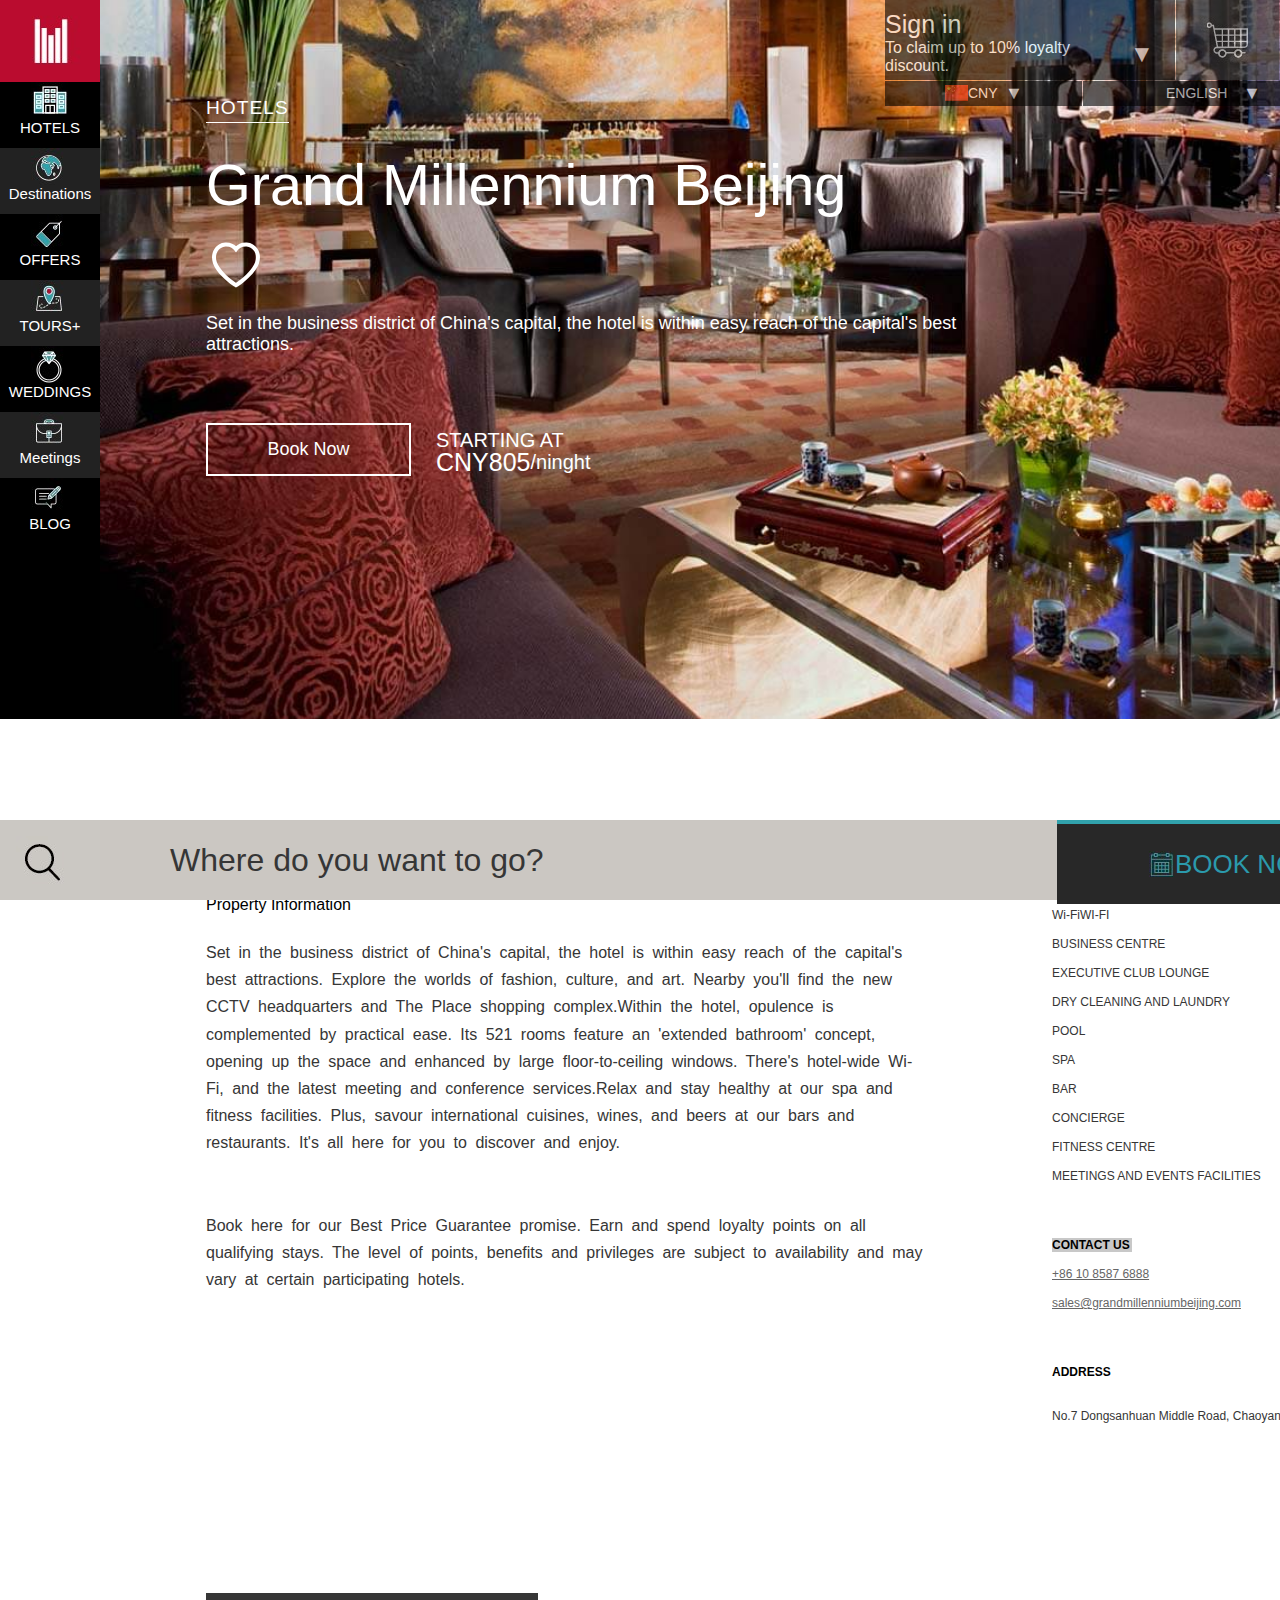
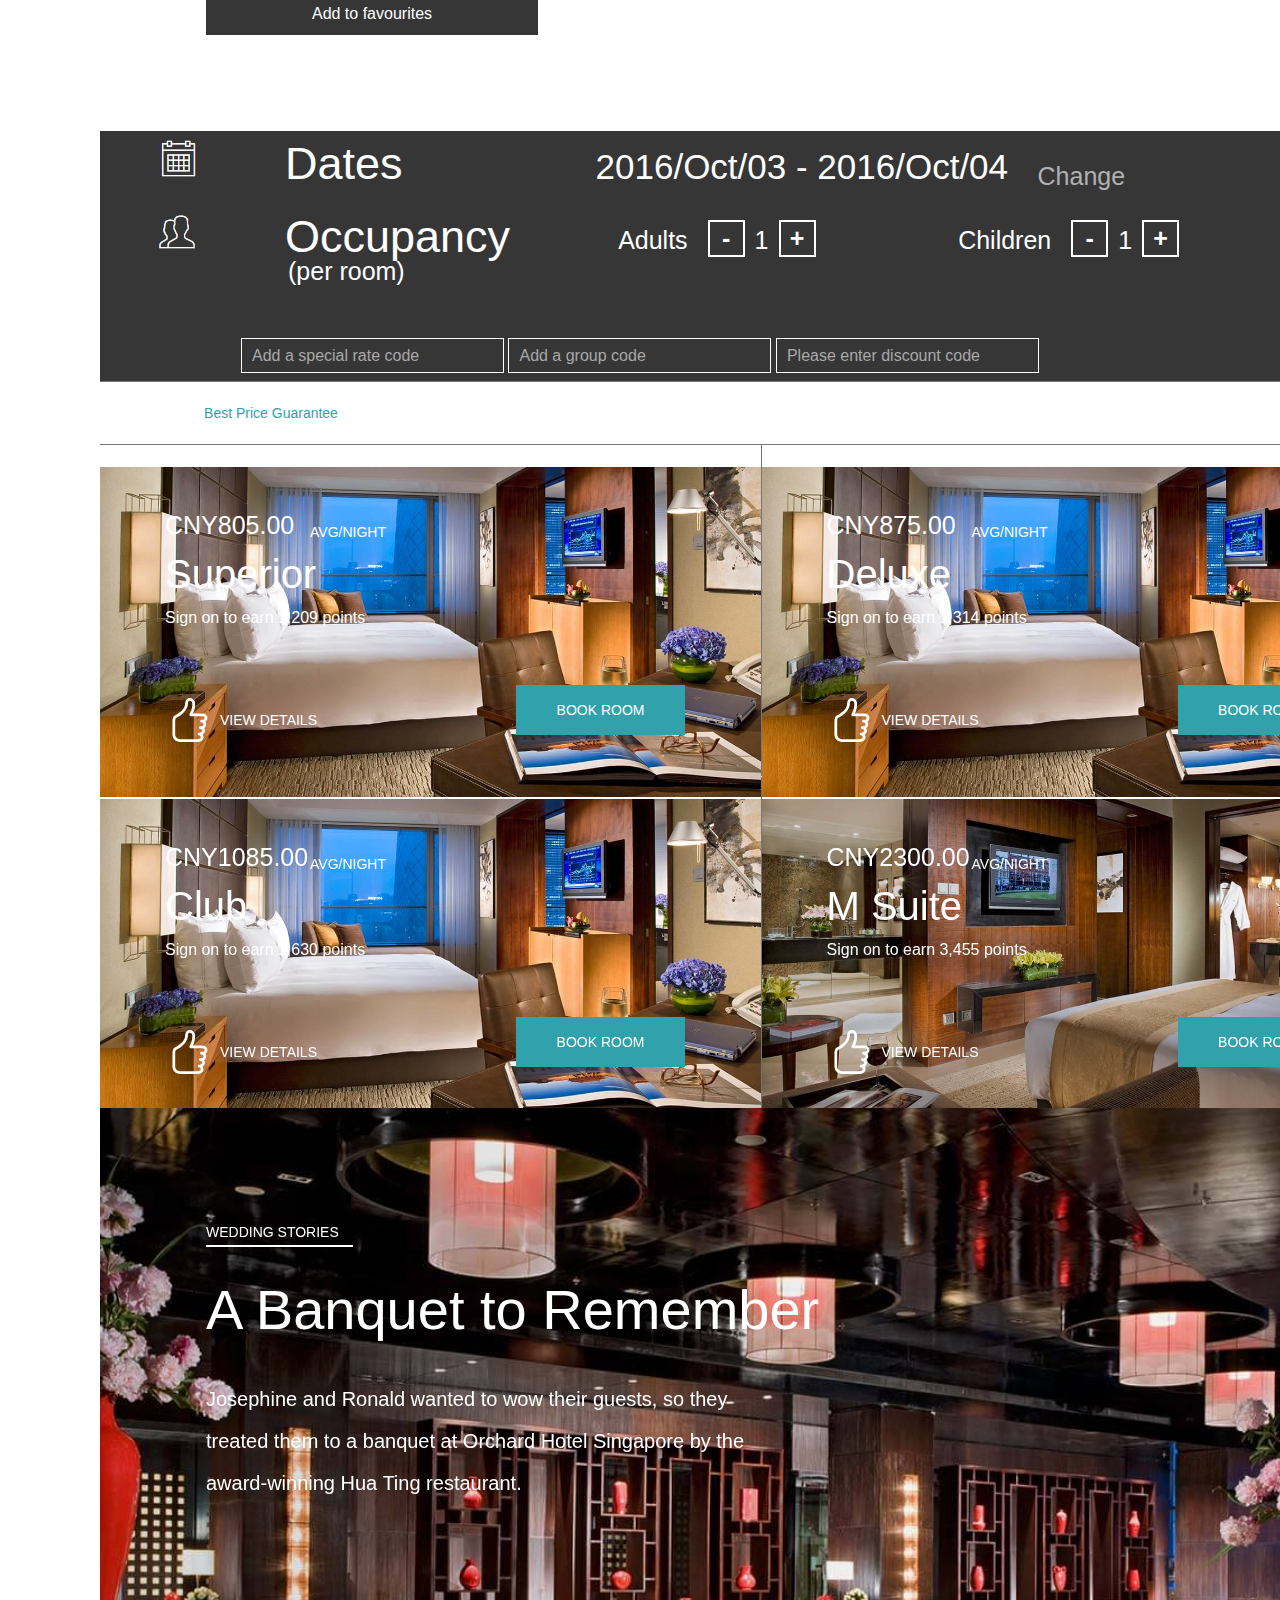
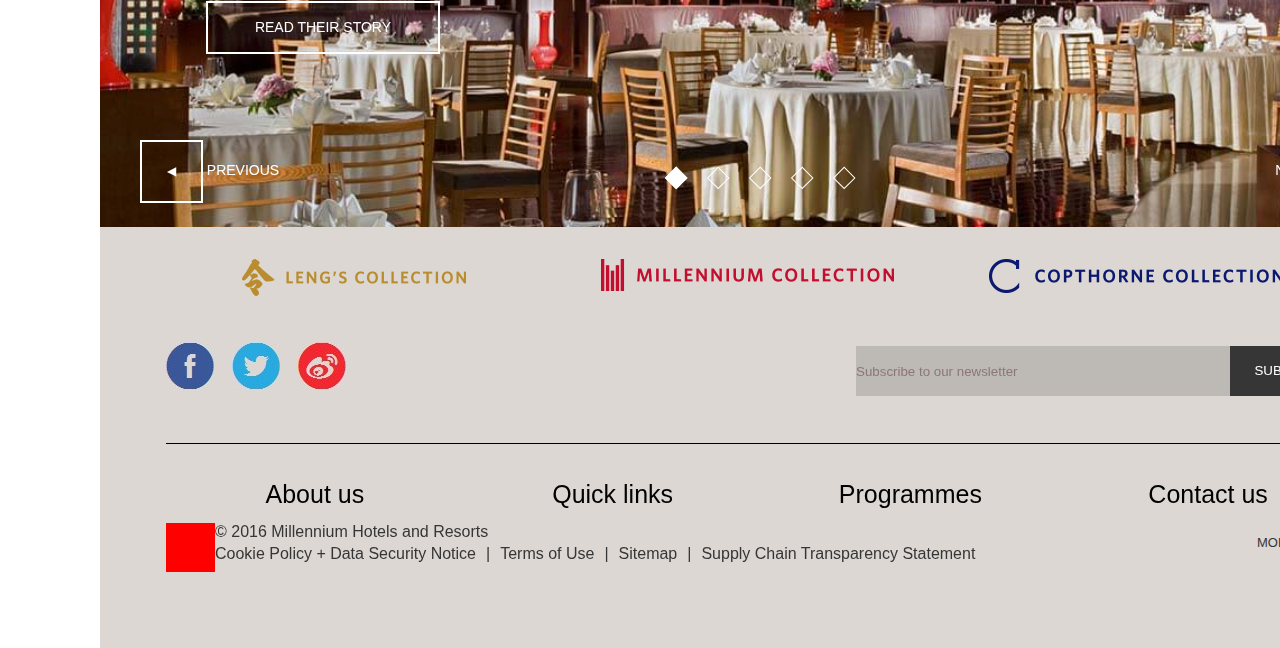
<file: beijing.html>
<!DOCTYPE HTML PUBLIC "-//W3C//DTD HTML 4.01//EN" "http://www.w3.org/TR/html4/strict.dtd">
<html lang="en">
<head>
	<meta http-equiv="Content-Type" content="text/html;charset=UTF-8">
	<title>Welcome to beijing</title>
	<script src="js/jquery-3.1.0.js"></script>
	<script src="js/lilin.js"></script>
    <script src="js/index.js"></script>
	<link rel="stylesheet" href="css/index.css">
</head>
<body>
	<div class="leftavg">
        <div class="leftavg1">
            <a href="index.html"><img src="img/81.jpg" alt=""></a>
        </div>
        <div class="leftavg2">
            <img src="img/91.jpg" alt="">
            <span>HOTELS</span>
        </div>
        <div class="leftavg2" style="background:#222222">
             <img src="img/92.jpg" alt="">
            <span>Destinations</span>
        </div>
        <div class="leftavg2">
             <img src="img/93.jpg" alt="">
            <span>OFFERS</span>
        </div>
        <div class="leftavg2" style="background:#222222">
             <img src="img/94.jpg" alt="">
            <span>TOURS+</span>
        </div>
        <a href="wedding.html">
        <div class="leftavg2">
             <img src="img/95.jpg" alt="">
            <span>WEDDINGS</span>
        </div>
        </a>
        <div class="leftavg2" style="background:#222222">
             <img src="img/96.jpg" alt="">
            <span>Meetings</span>
        </div>
        <div class="leftavg2">
             <img src="img/97.jpg" alt="">
            <span>BLOG</span>
        </div>   
    </div>
    <div class="concuty">
     <div class="shang">
         <div class="shang1">
             <h6>Sign in</h6>
             <p>To claim up to 10% loyalty discount.</p>
             <div class="jian">▲</div>
             <div class="jian1">▼</div>
         </div>
         <div class="shang2"></div>
     </div>
     <div class="xia">
         <div class="xia1">
             <span>
                 <img src="img/35.jpg" alt="">
             </span>
             <p>CNY</p>
             <div class="cc">▲</div>
             <div class="dd">▼</div>
         </div>
         <div class="xia2" style="margin-left:1px">
             <span></span>
             <p>ENGLISH</p>
             <div class="ff">▲</div>
             <div class="gg">▼</div>
         </div>
     </div>   
    </div>
    <div class="denglu">
        <div class="denglutop"></div>
        <div class="dengluxia"></div>
    </div>
    <div class="guojia">
        <ul>
            <li style="margin-top:48px">
                <img src="img/41.jpg" alt="">
                <span>USD</span>
            </li>
            <li style="margin-top:48px">
                <img src="img/42.jpg" alt="">
                <span>GPB</span>
            </li>
            <li style="margin-top:48px">
                <img src="img/43.jpg" alt="">
                <span>EUR</span>
            </li>
            <li style="margin-top:48px">
                <img src="img/44.jpg" alt="">
                <span>CNY</span>
            </li>
            <li>
                <img src="img/44.jpg" alt="">
                <span>AED</span>
            </li>
            <li>
                <img src="img/44.jpg" alt="">
                <span>AUD</span>
            </li>
            <li>
                <img src="img/44.jpg" alt="">
                <span>BRL</span>
            </li>
            <li>
                <img src="img/44.jpg" alt="">
                <span>CAD</span>
            </li>
            <li>
                <img src="img/44.jpg" alt="">
                <span>CHF</span>
            </li>
            <li>
                <img src="img/44.jpg" alt="">
                <span>GEL</span>
            </li>
            <li>
                <img src="img/44.jpg" alt="">
                <span>HKD</span>
            </li>
            <li>
                <img src="img/44.jpg" alt="">
                <span>IDR</span>
            </li>
            <li>
                <img src="img/44.jpg" alt="">
                <span>INR</span>
            </li>
            <li>
                <img src="img/44.jpg" alt="">
                <span>IQD</span>
            </li>
            <li>
                <img src="img/44.jpg" alt="">
                <span>JOD</span>
            </li>
            <li>
                <img src="img/44.jpg" alt="">
                <span>JPY</span>
            </li>
            <li>
                <img src="img/44.jpg" alt="">
                <span>KRW</span>
            </li>
            <li>
                <img src="img/44.jpg" alt="">
                <span>KWD</span>
            </li>
            <li>
                <img src="img/44.jpg" alt="">
                <span>MYR</span>
            </li>
            <li>
                <img src="img/44.jpg" alt="">
                <span>NZD</span>
            </li>
            <li>
                <img src="img/44.jpg" alt="">
                <span>OMR</span>
            </li>
            <li>
                <img src="img/44.jpg" alt="">
                <span>PHP</span>
            </li>
            <li>
                <img src="img/44.jpg" alt="">
                <span>QAR</span>
            </li>
            <li>
                <img src="img/44.jpg" alt="">
                <span>SAR</span>
            </li>
            <li>
                <img src="img/44.jpg" alt="">
                <span>SEK</span>
            </li>
            <li>
                <img src="img/44.jpg" alt="">
                <span>SGD</span>
            </li>
            <li>
                <img src="img/44.jpg" alt="">
                <span>THB</span>
            </li>
            <li>
                <img src="img/44.jpg" alt="">
                <span>TWD</span>
            </li>
        </ul>
    </div>
    <div class="yuyan">
        <ul>
            <li style="margin-top:24px">لعربية</li>
            <li style="margin-top:24px;background:#717B7C">English</li>
            <li style="margin-top:24px">Español</li>
            <li style="margin-top:24px">Français</li>
            <li>Italiano</li>
            <li>简体中文</li>
            <li>繁體中文</li>
        </ul>
    </div>
    <div class="rightdom1">
		<img src="img/143.jpg" alt="">
		<div class="beijing">
			<div class="biaoti">
				<label for="">Hotels</label>
			</div>
			<div class="beijin">
			<h3>	
             Grand Millennium Beijing
			</h3>
			</div>
			<span>
			</span>
			<p class="beijinp">Set in the business district of China's capital, the hotel is within easy reach of the capital's best attractions.</p>
			<a href="">Book Now</a>
			<div class="ninght">
				<p>STARTING AT</p>
				<div class="ninghtbottom">
					<label for="">CNY805</label>
					<div>/ninght</div>
				</div>
			</div>
		</div>
		<div class="botf"></div>
    </div>
    <div class="rightdom9">
    	<h3>About the Hotel</h3>
    	<div class="hengxian"></div>
    	<h5>Property Information</h5>
    	<p style="margin-top:25px">Set in the business district of China's capital, the hotel is within easy reach of the capital's best attractions. Explore the worlds of fashion, culture, and art. Nearby you'll find the new CCTV headquarters and The Place shopping complex.Within the hotel, opulence is complemented by practical ease. Its 521 rooms feature an 'extended bathroom' concept, opening up the space and enhanced by large floor-to-ceiling windows. There's hotel-wide Wi-Fi, and the latest meeting and conference services.Relax and stay healthy at our spa and fitness facilities. Plus, savour international cuisines, wines, and beers at our bars and restaurants. It's all here for you to discover and enjoy. </p>
    	<p style="margin-top:55px">Book here for our Best Price Guarantee promise. Earn and spend loyalty points on all qualifying stays. The level of points, benefits and privileges are subject to availability and may vary at certain participating hotels.</p>
    	<div class="add">Add to favourites</div>
    	<div class="right9dom">
    		<h5>AMENITIES</h5>
    		<ul>
    			<li>Wi-FiWI-FI</li>
    			<li>BUSINESS CENTRE</li>
    			<li>EXECUTIVE CLUB LOUNGE</li>
    			<li>DRY CLEANING AND LAUNDRY</li>
    			<li>POOL</li>
    			<li>SPA</li>
    			<li>BAR</li>
    			<li>CONCIERGE</li>
    			<li>FITNESS CENTRE</li>
    			<li>MEETINGS AND EVENTS FACILITIES</li>
    		</ul>
    		<h5 style="margin-top:55px;background:#c8c8c8;width:80px">CONTACT US</h5>
    		<ul>
    			<li>
    				<a href="">+86 10 8587 6888</a>
    			</li>
    			<li>
    				<a href="">sales@grandmillenniumbeijing.com</a>
    			</li>
    		</ul>
    		<h5 style="margin-top:55px">ADDRESS</h5>
    		<span>No.7 Dongsanhuan Middle Road, Chaoyang District, Beijing, China</span>
    	</div>
    </div>
    <div class="rightdom10">
    	<div class="dates">
             <span>
                <img src="img/21.jpg" alt="">
             </span>
             <p>Dates</p>
             <div class="datess">
                2016/Oct/03 - 2016/Oct/04
             </div>
             <div class="datess1">Change</div>
        </div>
        <div class="adults">
            <span>
                <img src="img/22.jpg" alt="">
            </span>
            <p>Occupancy</p>
            <div class="kuohao">(per room)</div>
            <div class="one">
                <label for="">Adults</label>
                <a href="" style="margin-left:20px">-</a>
                <h2>1</h2>
                <a href="">+</a>
            </div>
            <div class="one">
                <label for="">Children</label>
                <a href="" style="margin-left:20px">-</a>
                <h2>1</h2>
                <a href="">+</a>
            </div>
        </div>
        <div class="form">
            <input type="text" value="Add a special rate code" style="margin-left:141px">
            <input type="text" value="Add a group code">
            <input type="text" value="Please enter discount code">
        </div>
    </div>
    <div class="rightdom15">
        <div class="beibest">
            <span></span>
            <a href="">Best Price Guarantee</a>
            <span></span>
        </div>
    </div>
    <div class="rightdom16">
        <div class="money">
            <div class="rutura" id="sce">
                <img src="img/bei1.jpg" alt="">
                <p style="top:65px">
                    <label for="">CNY805.00</label>
                    AVG/NIGHT
                </p>
                <h3>Superior</h3>
                <p style="top:158px;line-height:30px;font-size:16px">Sign on to earn 1,209 points</p>
                <a href="" style="left:65px;bottom:30px;">
                    <i></i>
                    <span>VIEW DETAILS</span>
                </a>
                <a href="" style="left:416px;bottom:40px;">BOOK ROOM</a>
            </div>
            <div class="rutura" id="sce">
                <img src="img/bei1.jpg" alt="">
                <p style="top:65px">
                    <label for="">CNY875.00</label>
                    AVG/NIGHT
                </p>
                <h3>Deluxe</h3>
                <p style="top:158px;line-height:30px;font-size:16px">Sign on to earn 1,314 points</p>
                <a href="" style="left:65px;bottom:30px;">
                    <i></i>
                    <span>VIEW DETAILS</span>
                </a>
                <a href="" style="left:416px;bottom:40px;">BOOK ROOM</a>
            </div>
        </div>
        <div class="dates">
            <div class="rutura" id="sce">
                <img src="img/bei1.jpg" alt="">
                <p style="top:65px">
                    <label for="">CNY1085.00</label>
                    AVG/NIGHT
                </p>
                <h3>Club</h3>
                <p style="top:158px;line-height:30px;font-size:16px">Sign on to earn 1,630 points</p>
                <a href="" style="left:65px;bottom:30px;">
                    <i></i>
                    <span>VIEW DETAILS</span>
                </a>
                <a href="" style="left:416px;bottom:40px;">BOOK ROOM</a>
            </div>
            <div class="rutura" id="sce">
                <img src="img/bei2.jpg" alt="">
                <p style="top:65px">
                    <label for="">CNY2300.00</label>
                    AVG/NIGHT
                </p>
                <h3>M Suite</h3>
                <p style="top:158px;line-height:30px;font-size:16px">Sign on to earn 3,455 points</p>
                <a href="" style="left:65px;bottom:30px;">
                    <i></i>
                    <span>VIEW DETAILS</span>
                </a>
                <a href="" style="left:416px;bottom:40px;">BOOK ROOM</a>
            </div>
        </div>
    </div>
    <div class="rightdom14" id="banner1">
     <div class="imgbox">
        <a href="">
            <img src="img/143.jpg" alt="">
            <label for="">WEDDING STORIES</label>
            <h3>A Touch of the Exotic</h3>
            <p>Jamie and Joe wanted a uniquely themed celebration that mirrored their love, so we transformed the opulent Grand Ballroom at the Millennium Hotel Cincinnati just for them.</p>
            <span>READ THEIR STORY</span>
        </a>
        <a href="">
            <img src="img/1.jpg" alt="">
            <label for="">WEDDING STORIES</label>
            <h3>The Perfect Backdrop</h3>
            <p>Liz and Kean wanted a venue with an urban feel and a fantastic view, and they knew they’d found it when they stepped into The Bostonian Boston.</p>
            <span>READ THEIR STORY</span>
        </a>
        <a href="">
            <img src="img/142.jpg" alt="">
            <label for="">WEDDING STORIES</label>
            <h3>A Circle of Love</h3>
            <p>Ashley and Corey wanted to tie the knot somewhere that meant the world to them, so they chose Millennium Hotel Durham, where she had once caught a wedding bouquet as he looked on.</p>
            <span>READ THEIR STORY</span>
        </a>
        <a href="">
            <img src="img/141.jpg" alt="">
            <label for="">WEDDING STORIES</label>
            <h3>The Colors of Fall</h3>
            <p>Gina and John wanted a memorable venue for their fall wedding, and the elegant Presidential Ballroom of Millennium Buffalo perfectly fit the bill.</p>
            <span>READ THEIR STORY</span>
        </a>
        <a href="">
            <img src="img/144.jpg" alt="">
            <label for="">WEDDING STORIES</label>
            <h3>A Banquet to Remember</h3>
            <p>Josephine and Ronald wanted to wow their guests, so they treated them to a banquet at Orchard Hotel Singapore by the award-winning Hua Ting restaurant.</p>
            <span>READ THEIR STORY</span>
        </a>
     </div>
     <div class="lunbo">
        <div class="active"></div>
        <div></div>
        <div></div>
        <div></div>
        <div></div>
     </div>
     <div class="btns">
        <span>◀</span>
        <p>PREVIOUS</p>
     </div>
     <div class="rigs">
        <p style="width:50px;margin-left:30px;">NEXT</p>
        <span>▶</span>
    </div>
    </div>
    <!-- 最底部开始 -->
    <div class="rightdom8">
        <div class="ling">
            <a href="">
                <img src="img/11.png" alt="" style='margin-left:76px'>
                <img src="img/12.png" alt="" style='margin-left:135px'>
                <img src="img/13.png" alt="" style='margin-left:95px'>
            </a>
        </div>
        <div class="bd">
            <div class="bdleft">
                <a href=""><img src="img/11.jpg" alt=""></a>
                <a href=""><img src="img/12.jpg" alt=""></a>
                <a href=""><img src="img/13.jpg" alt=""></a>
            </div>
            <div class="bdright">
                <input type="text" value="Subscribe to our newsletter" id="value">
                <input type="button" value="SUBSCRIBE" id="value1">
            </div>
        </div>
        <div class="our">
            <a href="#">About us</a>
            <a href="#">Quick links</a>
            <a href="#">Programmes</a>
            <a href="#">Contact us</a>
        </div>
        <div class="our1">
            <span></span>
            <div class="ourright">
                <div class="copy">© 2016 Millennium Hotels and Resorts</div>
                <div class="copy1">
                    <a href="">Cookie Policy + Data Security Notice</a>
                    <p>|</p>
                    <a href="">Terms of Use</a>
                    <p>|</p>
                    <a href="">Sitemap</a>
                    <p>|</p>
                    <a href="">Supply Chain Transparency Statement</a>
                </div>
            </div>
        </div>
        <div class="our2">
            <span>MORE</span>
            <div class="our2icon"></div>
        </div>
        <div class="our4">
            <div class="our5">
                <div class="copy3">
                    <h6>About us</h6>
                    <a href="about.html">Our Heritage</a>
                    <a href="about.html">Our Leadership</a>
                    <a href="about.html">Our Brand Story</a>
                    <a href="about.html">Awards & Accolades</a>
                    <a href="about.html">Our Offices</a>
                </div>
                <div class="copy3" style="margin-left:70px">
                    <h6>Quick links</h6>
                    <a href="about.html">Careers</a>
                    <a href="about.html">Investors</a>
                    <a href="about.html">What's On UK Blog</a>
                    <a href="about.html">View or Modify Your Booking</a>
                    <a href="about.html">News and Regulatory Announcement</a>
                </div>
                <div class="copy3" style="margin-left:70px">
                    <h6>Programmes</h6>
                    <a href="about.html">My Millennium</a>
                    <a href="about.html">Frequent Flyer Programmes</a>
                    <a href="about.html">Corporate Partners</a>
                    <a href="about.html">Corporate Booker Programmes</a>
                    <a href="about.html">Ala Carte Club Programme</a>
                </div>
                <div class="copy3" style="margin-left:70px">
                    <h6>Contact us</h6>
                    <a href="about.html">Enquiry Form</a>
                    <a href="about.html">Hotel Reservation Offices</a>
                    <a href="about.html">Sales Offices</a>
                    <a href="about.html">Tours+ FAQ</a>
                </div>
            </div>
            <div class="our1">
            <span></span>
            <div class="ourright">
                <div class="copy">© 2016 Millennium Hotels and Resorts</div>
                <div class="copy1">
                    <a href="">Cookie Policy + Data Security Notice</a>
                    <p>|</p>
                    <a href="">Terms of Use</a>
                    <p>|</p>
                    <a href="">Sitemap</a>
                    <p>|</p>
                    <a href="">Supply Chain Transparency Statement</a>
                </div>
            </div>
        </div>
        <div class="our3">
            <span>LESS</span>
            <div class="our2icon"></div>
        </div>
        </div>
    </div>
       <!-- 固定底部 -->
    <div class="bottom">
        <span>
            <img src="img/18.jpg" alt="">
        </span>
        <div class="went">Where do you want to go?</div>
        <div class="went1">
            <span>
                <img src="img/19.jpg" alt="">
            </span>
            <p>BOOK NOW</p>
        </div>
    </div>
    <div class="bottom1">
        <div class="head">
            <div class="head1">
                <span>
                    <img src="img/23.jpg" alt="">
                </span>
                <p>Best Price Guarantee</p>
                <span>
                    <img src="img/24.jpg" alt="">
                </span>
            </div>
            <div class="head2">
                <span>Close</span>
                <a href="">X</a>
            </div>
        </div>
        <div class="hotel">
            <span>
                <img src="img/20.jpg" alt="">
            </span>
            <p>Destination</p>
            <input type="text" value="What's your destination city or hotel?" id="go">
        </div>
        <div class="dates">
             <span>
                <img src="img/21.jpg" alt="">
             </span>
             <p>Dates</p>
             <div class="datess">
                2016/Oct/03 - 2016/Oct/04
             </div>
             <div class="datess1">Change</div>
        </div>
        <div class="adults">
            <span>
                <img src="img/22.jpg" alt="">
            </span>
            <p>Occupancy</p>
            <div class="kuohao">(per room)</div>
            <div class="one">
                <label for="">Adults</label>
                <a href="" style="margin-left:20px">-</a>
                <h2>1</h2>
                <a href="">+</a>
            </div>
            <div class="one">
                <label for="">Children</label>
                <a href="" style="margin-left:20px">-</a>
                <h2>1</h2>
                <a href="">+</a>
            </div>
        </div>
        <div class="form">
            <input type="text" value="Add a special rate code" style="margin-left:141px">
            <input type="text" value="Add a group code">
            <input type="text" value="Please enter discount code">
        </div>
        <div class="serach">
            <p>Please select a destination to continue</p>
            <input type="button" value="Search">
        </div>
    </div>
</body>
</html>
</file>
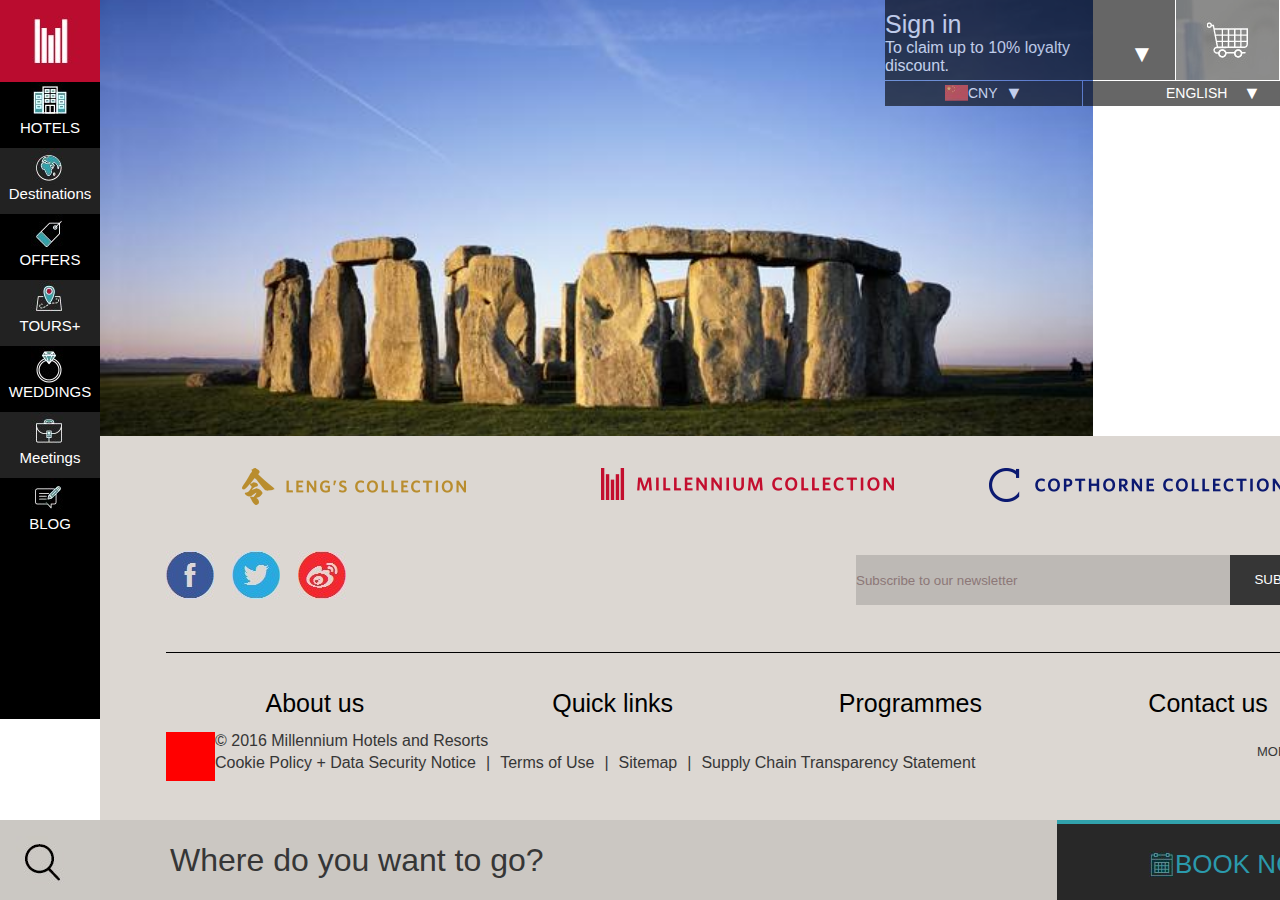
<file: lvyou.html>
<!DOCTYPE HTML PUBLIC "-//W3C//DTD HTML 4.01//EN" "http://www.w3.org/TR/html4/strict.dtd">
<html lang="en">
<head>
	<meta http-equiv="Content-Type" content="text/html;charset=UTF-8">
	<title>旅游</title>
	<script src="js/jquery-3.1.0.js"></script>
	<script src="js/lilin.js"></script>
    <script src="js/index.js"></script>
	<link rel="stylesheet" href="css/index.css">
</head>
<body>
	<div class="leftavg">
        <div class="leftavg1">
            <a href="index.html"><img src="img/81.jpg" alt=""></a>
        </div>
        <a href="wedding.html">
        <div class="leftavg2">
            <img src="img/91.jpg" alt="">
            <span>HOTELS</span>
        </div>
        </a>
        <a href="wedding.html">
        <div class="leftavg2" style="background:#222222">
             <img src="img/92.jpg" alt="">
            <span>Destinations</span>
        </div>
        </a>
        <a href="wedding.html">
        <div class="leftavg2">
             <img src="img/93.jpg" alt="">
            <span>OFFERS</span>
        </div>
        </a>
        <a href="wedding.html">
        <div class="leftavg2" style="background:#222222">
             <img src="img/94.jpg" alt="">
            <span>TOURS+</span>
        </div>
        </a>
        <a href="wedding.html">
        <div class="leftavg2">
             <img src="img/95.jpg" alt="">
            <span>WEDDINGS</span>
        </div>
        </a>
        <a href="wedding.html">
        <div class="leftavg2" style="background:#222222">
             <img src="img/96.jpg" alt="">
            <span>Meetings</span>
        </div>
        </a>
        <a href="wedding.html">
        <div class="leftavg2">
             <img src="img/97.jpg" alt="">
            <span>BLOG</span>
        </div> 
        </a>  
     </div>
    <div class="concuty">
     <div class="shang">
         <div class="shang1">
             <h6>Sign in</h6>
             <p>To claim up to 10% loyalty discount.</p>
             <div class="jian">▲</div>
             <div class="jian1">▼</div>
         </div>
         <div class="shang2"></div>
     </div>
     <div class="xia">
         <div class="xia1">
             <span>
                 <img src="img/35.jpg" alt="">
             </span>
             <p>CNY</p>
             <div class="cc">▲</div>
             <div class="dd">▼</div>
         </div>
         <div class="xia2" style="margin-left:1px">
             <span></span>
             <p>ENGLISH</p>
             <div class="ff">▲</div>
             <div class="gg">▼</div>
         </div>
     </div>   
    </div>
    <div class="denglu">
        <div class="denglutop"></div>
        <div class="dengluxia"></div>
    </div>
    <div class="guojia">
        <ul>
            <li style="margin-top:48px">
                <img src="img/41.jpg" alt="">
                <span>USD</span>
            </li>
            <li style="margin-top:48px">
                <img src="img/42.jpg" alt="">
                <span>GPB</span>
            </li>
            <li style="margin-top:48px">
                <img src="img/43.jpg" alt="">
                <span>EUR</span>
            </li>
            <li style="margin-top:48px">
                <img src="img/44.jpg" alt="">
                <span>CNY</span>
            </li>
            <li>
                <img src="img/44.jpg" alt="">
                <span>AED</span>
            </li>
            <li>
                <img src="img/44.jpg" alt="">
                <span>AUD</span>
            </li>
            <li>
                <img src="img/44.jpg" alt="">
                <span>BRL</span>
            </li>
            <li>
                <img src="img/44.jpg" alt="">
                <span>CAD</span>
            </li>
            <li>
                <img src="img/44.jpg" alt="">
                <span>CHF</span>
            </li>
            <li>
                <img src="img/44.jpg" alt="">
                <span>GEL</span>
            </li>
            <li>
                <img src="img/44.jpg" alt="">
                <span>HKD</span>
            </li>
            <li>
                <img src="img/44.jpg" alt="">
                <span>IDR</span>
            </li>
            <li>
                <img src="img/44.jpg" alt="">
                <span>INR</span>
            </li>
            <li>
                <img src="img/44.jpg" alt="">
                <span>IQD</span>
            </li>
            <li>
                <img src="img/44.jpg" alt="">
                <span>JOD</span>
            </li>
            <li>
                <img src="img/44.jpg" alt="">
                <span>JPY</span>
            </li>
            <li>
                <img src="img/44.jpg" alt="">
                <span>KRW</span>
            </li>
            <li>
                <img src="img/44.jpg" alt="">
                <span>KWD</span>
            </li>
            <li>
                <img src="img/44.jpg" alt="">
                <span>MYR</span>
            </li>
            <li>
                <img src="img/44.jpg" alt="">
                <span>NZD</span>
            </li>
            <li>
                <img src="img/44.jpg" alt="">
                <span>OMR</span>
            </li>
            <li>
                <img src="img/44.jpg" alt="">
                <span>PHP</span>
            </li>
            <li>
                <img src="img/44.jpg" alt="">
                <span>QAR</span>
            </li>
            <li>
                <img src="img/44.jpg" alt="">
                <span>SAR</span>
            </li>
            <li>
                <img src="img/44.jpg" alt="">
                <span>SEK</span>
            </li>
            <li>
                <img src="img/44.jpg" alt="">
                <span>SGD</span>
            </li>
            <li>
                <img src="img/44.jpg" alt="">
                <span>THB</span>
            </li>
            <li>
                <img src="img/44.jpg" alt="">
                <span>TWD</span>
            </li>
        </ul>
    </div>
    <div class="yuyan">
        <ul>
            <li style="margin-top:24px">لعربية</li>
            <li style="margin-top:24px;background:#717B7C">English</li>
            <li style="margin-top:24px">Español</li>
            <li style="margin-top:24px">Français</li>
            <li>Italiano</li>
            <li>简体中文</li>
            <li>繁體中文</li>
        </ul>
    </div>
    <div class="rightdom21">
    	<img src="img/139.jpg" alt="">
    </div>
         <!-- 最底部开始 -->
	<div class="rightdom8">
	    <div class="ling">
	        <a href="">
	            <img src="img/11.png" alt="" style='margin-left:76px'>
	            <img src="img/12.png" alt="" style='margin-left:135px'>
	            <img src="img/13.png" alt="" style='margin-left:95px'>
	        </a>
	    </div>
	    <div class="bd">
	        <div class="bdleft">
	            <a href=""><img src="img/11.jpg" alt=""></a>
	            <a href=""><img src="img/12.jpg" alt=""></a>
	            <a href=""><img src="img/13.jpg" alt=""></a>
	        </div>
	        <div class="bdright">
	            <input type="text" value="Subscribe to our newsletter" id="value">
	            <input type="button" value="SUBSCRIBE" id="value1">
	        </div>
	    </div>
	    <div class="our">
	        <a href="">About us</a>
	        <a href="">Quick links</a>
	        <a href="">Programmes</a>
	        <a href="">Contact us</a>
	    </div>
	    <div class="our1">
	        <span></span>
	        <div class="ourright">
	            <div class="copy">© 2016 Millennium Hotels and Resorts</div>
	            <div class="copy1">
	                <a href="">Cookie Policy + Data Security Notice</a>
	                <p>|</p>
	                <a href="">Terms of Use</a>
	                <p>|</p>
	                <a href="">Sitemap</a>
	                <p>|</p>
	                <a href="">Supply Chain Transparency Statement</a>
	            </div>
	        </div>
	    </div>
	    <div class="our2">
	        <span>MORE</span>
	        <div class="our2icon"></div>
	    </div>
	    <div class="our4">
	        <div class="our5">
	            <div class="copy3">
	                <h6>About us</h6>
	                <a href="">Our Heritage</a>
	                <a href="">Our Leadership</a>
	                <a href="">Our Brand Story</a>
	                <a href="">Awards & Accolades</a>
	                <a href="">Our Offices</a>
	            </div>
	            <div class="copy3" style="margin-left:70px">
	                <h6>Quick links</h6>
	                <a href="">Careers</a>
	                <a href="">Investors</a>
	                <a href="">What's On UK Blog</a>
	                <a href="">View or Modify Your Booking</a>
	                <a href="">News and Regulatory Announcement</a>
	            </div>
	            <div class="copy3" style="margin-left:70px">
	                <h6>Programmes</h6>
	                <a href="">My Millennium</a>
	                <a href="">Frequent Flyer Programmes</a>
	                <a href="">Corporate Partners</a>
	                <a href="">Corporate Booker Programmes</a>
	                <a href="">Ala Carte Club Programme</a>
	            </div>
	            <div class="copy3" style="margin-left:70px">
	                <h6>Contact us</h6>
	                <a href="">Enquiry Form</a>
	                <a href="">Hotel Reservation Offices</a>
	                <a href="">Sales Offices</a>
	                <a href="">Tours+ FAQ</a>
	            </div>
	        </div>
	        <div class="our1">
	        <span></span>
	        <div class="ourright">
	            <div class="copy">© 2016 Millennium Hotels and Resorts</div>
	            <div class="copy1">
	                <a href="">Cookie Policy + Data Security Notice</a>
	                <p>|</p>
	                <a href="">Terms of Use</a>
	                <p>|</p>
	                <a href="">Sitemap</a>
	                <p>|</p>
	                <a href="">Supply Chain Transparency Statement</a>
	            </div>
	        </div>
	    </div>
	    <div class="our3">
	        <span>LESS</span>
	        <div class="our2icon"></div>
	    </div>
	    </div>
	</div>
	<!-- 固定底部 -->
	<div class="bottom">
	    <span>
	        <img src="img/18.jpg" alt="">
	    </span>
	    <div class="went">Where do you want to go?</div>
	    <div class="went1">
	        <span>
	            <img src="img/19.jpg" alt="">
	        </span>
	        <p>BOOK NOW</p>
	    </div>
	</div>
	<div class="bottom1">
	    <div class="head">
	        <div class="head1">
	            <span>
	                <img src="img/23.jpg" alt="">
	            </span>
	            <p>Best Price Guarantee</p>
	            <span>
	                <img src="img/24.jpg" alt="">
	            </span>
	        </div>
	        <div class="head2">
	            <span>Close</span>
	            <a href="">X</a>
	        </div>
	    </div>
	    <div class="hotel">
	        <span>
	            <img src="img/20.jpg" alt="">
	        </span>
	        <p>Destination</p>
	        <input type="text" value="What's your destination city or hotel?" id="go">
	    </div>
	    <div class="dates">
	         <span>
	            <img src="img/21.jpg" alt="">
	         </span>
	         <p>Dates</p>
	         <div class="datess">
	            2016/Oct/03 - 2016/Oct/04
	         </div>
	         <div class="datess1">Change</div>
	    </div>
	    <div class="adults">
	        <span>
	            <img src="img/22.jpg" alt="">
	        </span>
	        <p>Occupancy</p>
	        <div class="kuohao">(per room)</div>
	        <div class="one">
	            <label for="">Adults</label>
	            <a href="" style="margin-left:20px">-</a>
	            <h2>1</h2>
	            <a href="">+</a>
	        </div>
	        <div class="one">
	            <label for="">Children</label>
	            <a href="" style="margin-left:20px">-</a>
	            <h2>1</h2>
	            <a href="">+</a>
	        </div>
	    </div>
	    <div class="form">
	        <input type="text" value="Add a special rate code" style="margin-left:141px">
	        <input type="text" value="Add a group code">
	        <input type="text" value="Please enter discount code">
	    </div>
	    <div class="serach">
	        <p>Please select a destination to continue</p>
	        <input type="button" value="Search">
    </div>
    <div class="lvyou"></div>

</body>
</html>
</file>
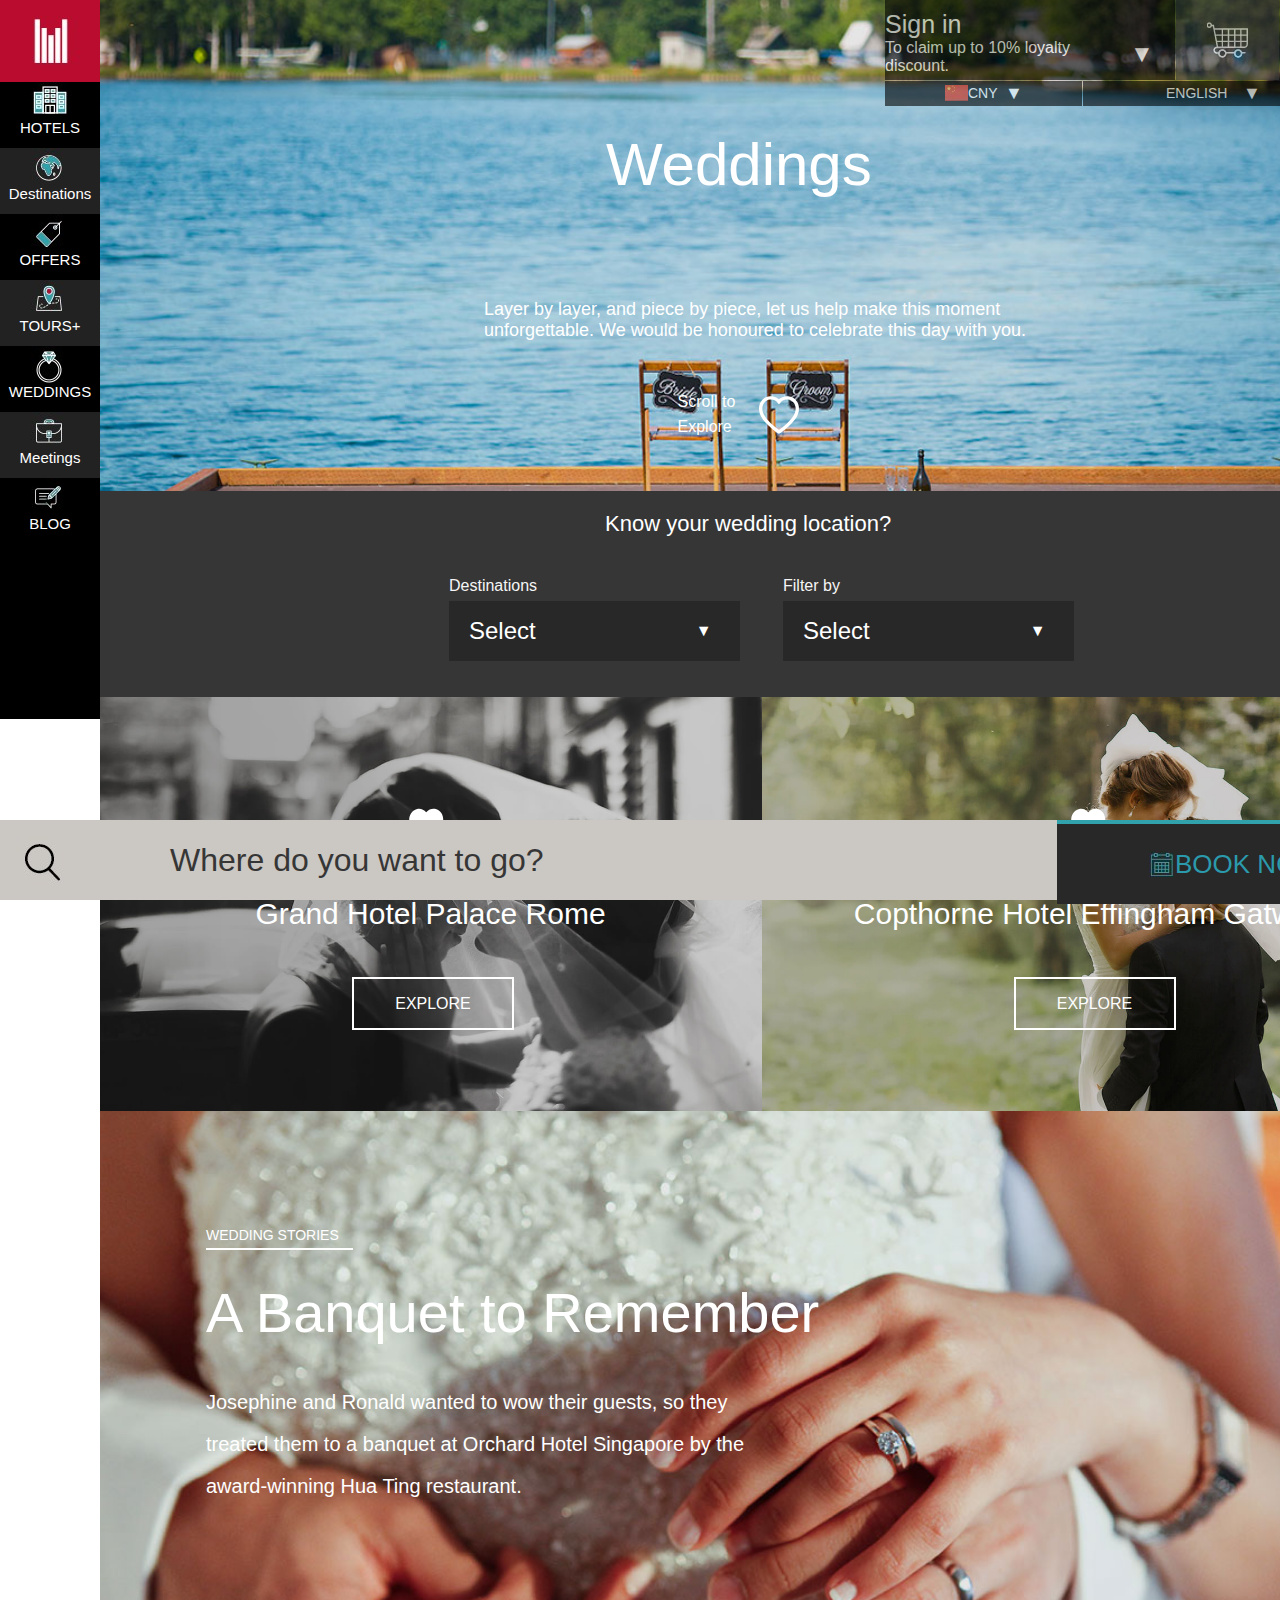
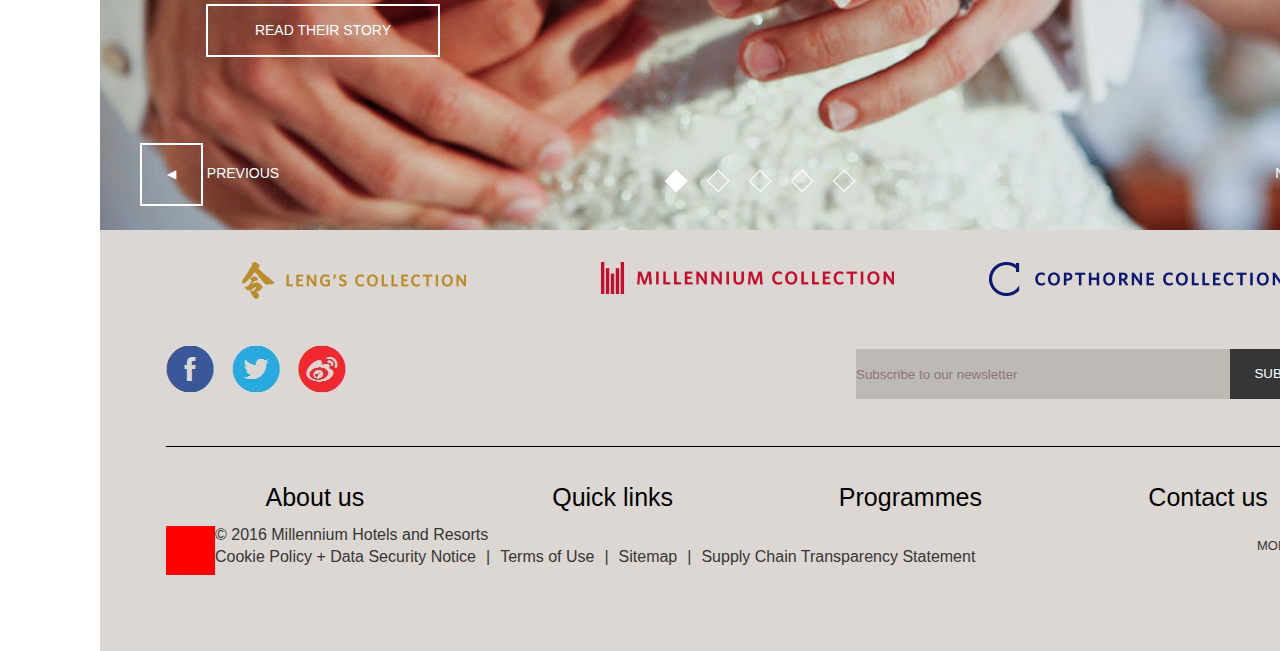
<file: wedding.html>
<!DOCTYPE HTML PUBLIC "-//W3C//DTD HTML 4.01//EN" "http://www.w3.org/TR/html4/strict.dtd">
<html lang="en">
<head>
	<meta http-equiv="Content-Type" content="text/html;charset=UTF-8">
	<title>Weddings</title>
	<script src="js/jquery-3.1.0.js"></script>
	<script src="js/lilin.js"></script>
    <script src="js/index.js"></script>
	<link rel="stylesheet" href="css/index.css">
</head>
<body>
	<div class="leftavg">
        <div class="leftavg1">
            <a href="index.html"><img src="img/81.jpg" alt=""></a>
        </div>
        <div class="leftavg2">
            <img src="img/91.jpg" alt="">
            <span>HOTELS</span>
        </div>
        <div class="leftavg2" style="background:#222222">
             <img src="img/92.jpg" alt="">
            <span>Destinations</span>
        </div>
        <div class="leftavg2">
             <img src="img/93.jpg" alt="">
            <span>OFFERS</span>
        </div>
        <div class="leftavg2" style="background:#222222">
             <img src="img/94.jpg" alt="">
            <span>TOURS+</span>
        </div>
        <div class="leftavg2">
             <img src="img/95.jpg" alt="">
            <span>WEDDINGS</span>
        </div>
        <div class="leftavg2" style="background:#222222">
             <img src="img/96.jpg" alt="">
            <span>Meetings</span>
        </div>
        <div class="leftavg2">
             <img src="img/97.jpg" alt="">
            <span>BLOG</span>
        </div>   
    </div>
<!-- 右上侧固定栏 -->
	<div class="concuty">
     <div class="shang">
         <div class="shang1">
             <h6>Sign in</h6>
             <p>To claim up to 10% loyalty discount.</p>
             <div class="jian">▲</div>
             <div class="jian1">▼</div>
         </div>
         <div class="shang2"></div>
     </div>
     <div class="xia">
         <div class="xia1">
             <span>
                 <img src="img/35.jpg" alt="">
             </span>
             <p>CNY</p>
             <div class="cc">▲</div>
             <div class="dd">▼</div>
         </div>
         <div class="xia2" style="margin-left:1px">
             <span></span>
             <p>ENGLISH</p>
             <div class="ff">▲</div>
             <div class="gg">▼</div>
         </div>
     </div>   
    </div>
    <div class="denglu">
        <div class="denglutop"></div>
        <div class="dengluxia"></div>
    </div>
    <div class="guojia">
        <ul>
            <li style="margin-top:48px">
                <img src="img/41.jpg" alt="">
                <span>USD</span>
            </li>
            <li style="margin-top:48px">
                <img src="img/42.jpg" alt="">
                <span>GPB</span>
            </li>
            <li style="margin-top:48px">
                <img src="img/43.jpg" alt="">
                <span>EUR</span>
            </li>
            <li style="margin-top:48px">
                <img src="img/44.jpg" alt="">
                <span>CNY</span>
            </li>
            <li>
                <img src="img/44.jpg" alt="">
                <span>AED</span>
            </li>
            <li>
                <img src="img/44.jpg" alt="">
                <span>AUD</span>
            </li>
            <li>
                <img src="img/44.jpg" alt="">
                <span>BRL</span>
            </li>
            <li>
                <img src="img/44.jpg" alt="">
                <span>CAD</span>
            </li>
            <li>
                <img src="img/44.jpg" alt="">
                <span>CHF</span>
            </li>
            <li>
                <img src="img/44.jpg" alt="">
                <span>GEL</span>
            </li>
            <li>
                <img src="img/44.jpg" alt="">
                <span>HKD</span>
            </li>
            <li>
                <img src="img/44.jpg" alt="">
                <span>IDR</span>
            </li>
            <li>
                <img src="img/44.jpg" alt="">
                <span>INR</span>
            </li>
            <li>
                <img src="img/44.jpg" alt="">
                <span>IQD</span>
            </li>
            <li>
                <img src="img/44.jpg" alt="">
                <span>JOD</span>
            </li>
            <li>
                <img src="img/44.jpg" alt="">
                <span>JPY</span>
            </li>
            <li>
                <img src="img/44.jpg" alt="">
                <span>KRW</span>
            </li>
            <li>
                <img src="img/44.jpg" alt="">
                <span>KWD</span>
            </li>
            <li>
                <img src="img/44.jpg" alt="">
                <span>MYR</span>
            </li>
            <li>
                <img src="img/44.jpg" alt="">
                <span>NZD</span>
            </li>
            <li>
                <img src="img/44.jpg" alt="">
                <span>OMR</span>
            </li>
            <li>
                <img src="img/44.jpg" alt="">
                <span>PHP</span>
            </li>
            <li>
                <img src="img/44.jpg" alt="">
                <span>QAR</span>
            </li>
            <li>
                <img src="img/44.jpg" alt="">
                <span>SAR</span>
            </li>
            <li>
                <img src="img/44.jpg" alt="">
                <span>SEK</span>
            </li>
            <li>
                <img src="img/44.jpg" alt="">
                <span>SGD</span>
            </li>
            <li>
                <img src="img/44.jpg" alt="">
                <span>THB</span>
            </li>
            <li>
                <img src="img/44.jpg" alt="">
                <span>TWD</span>
            </li>
        </ul>
    </div>
    <div class="yuyan">
        <ul>
            <li style="margin-top:24px">لعربية</li>
            <li style="margin-top:24px;background:#717B7C">English</li>
            <li style="margin-top:24px">Español</li>
            <li style="margin-top:24px">Français</li>
            <li>Italiano</li>
            <li>简体中文</li>
            <li>繁體中文</li>
        </ul>
    </div>
<!-- 右上侧固定栏 -->
<div class="rightdom11">
    <img src="img/111.jpg" alt="">
    <h2>Weddings</h2>
    <p>Layer by layer, and piece by piece, let us help make this moment unforgettable.  We would be honoured to celebrate this day with you.</p>
    <div class="xiabiao">
        <div class="xiabiao1">Scroll to<br>Explore</div>
        <span></span>
    </div>
</div>
<div class="rightdom12">
    <h5>Know your wedding location?</h5>
    <div class="select" style="margin-left:349px">
        <label for="">Destinations</label>
        <div class="xiala">
            <p>Select</p>
            <span>▼</span>
        </div>
    </div>
    <div class="select" style="margin-left:683px;margin-top:-92px;">
        <label for="">Filter by</label>
        <div class="xiala">
            <p>Select</p>
            <span>▼</span>
        </div>
    </div>        
    <div class="erji">
        <ul>
            <li>
                <span>Europe</span>
                <p>▶</p>
            </li>
            <li>
                <span>Asia</span>
                <p>▶</p>
            </li>
            <li>
                <span>Middle East</span>
                <p>▶</p>
            </li>
            <li>
                <span>New Zealand</span>
                <p>▶</p>
            </li>
            <li>
                <span>United States</span>
                <p>▶</p>
            </li>
        </ul>
    </div>
    <div class="erji1">
        <div class="ss">INTERESTS</div>
        <ul>
            <li>
                <span>
                    <i></i>
                </span>
                <p>Entertainment</p>
            </li>
            <li>
                <span><i></i></span>
                <p>Food And Wine</p>
            </li>
            <li>
                <span><i></i></span>
                <p>Nightlife</p>
            </li>
            <li>
                <span><i></i></span>
                <p>Shopping</p>
            </li>
            <li>
                <span><i></i></span>
                <p>Sightseeing</p>
            </li>
            <li>
                <span><i></i></span>
                <p>Sporting Events</p>
            </li>
        </ul>
    </div>
    <div class="erji2">
        <ul>
            <li style="background:#535353">
                <span>◀</span>
                <p>back</p>
            </li>
            <li style="padding-left: 13px">Anchorage</li>
            <li style="padding-left: 13px">Boston</li>
            <li style="padding-left: 13px">Boulder</li>
            <li style="padding-left: 13px">Buffalo</li>
            <li style="padding-left: 13px">Chicago</li>
            <li style="padding-left: 13px">Cincinnati</li>
            <li style="padding-left: 13px">Durham</li>
            <li style="padding-left: 13px">Los Angeles</li>
            <li style="padding-left: 13px">Minneapolis</li>
            <li style="padding-left: 13px">Nashville</li>
            <li style="padding-left: 13px">New York</li>
            <li style="padding-left: 13px">Scottsdale</li>
        </ul>
    </div>
</div>
<div class="rightdom13">
    <div class="moty">
        <img src="img/121.jpg" alt="">
        <span></span>
        <label for="">HOTELS</label>
        <h3>Grand Millennium Beijing</h3>
        <a href="">EXPLORE</a>
    </div>
    <div class="moty">
        <img src="img/122.jpg" alt="">
        <span></span>
        <label for="">HOTELS</label>
        <h3>Millennium Hotel Chengdu</h3>
        <a href="">EXPLORE</a>
    </div>
    <div class="moty">
        <img src="img/123.jpg" alt="">
        <span></span>
        <label for="">HOTELS</label>
        <h3>Copthorne Kings Hotel Singapore</h3>
        <a href="">EXPLORE</a>
    </div>
    <div class="moty">
        <img src="img/124.jpg" alt="">
        <span></span>
        <label for="">HOTELS</label>
        <h3>Grand Copthorne Waterfront Hotel Singapore</h3>
        <a href="">EXPLORE</a>
    </div>
    <div class="moty">
        <img src="img/125.jpg" alt="">
        <span></span>
        <label for="">HOTELS</label>
        <h3>M Hotel Singapore</h3>
        <a href="">EXPLORE</a>
    </div>
    <div class="moty">
        <img src="img/126.jpg" alt="">
        <span></span>
        <label for="">HOTELS</label>
        <h3>Orchard Hotel Singapore</h3>
        <a href="">EXPLORE</a>
    </div>
    <div class="moty">
        <img src="img/127.jpg" alt="">
        <span></span>
        <label for="">HOTELS</label>
        <h3>Grand Hotel Palace Rome</h3>
        <a href="">EXPLORE</a>
    </div>
    <div class="moty">
        <img src="img/128.jpg" alt="">
        <span></span>
        <label for="">HOTELS</label>
        <h3>Copthorne Hotel Effingham Gatwick</h3>
        <a href="">EXPLORE</a>
    </div>
</div>
<div class="rightdom13" style="height:414px">
      <div class="moty">
        <img src="img/127.jpg" alt="">
        <span></span>
        <label for="">HOTELS</label>
        <h3>Grand Hotel Palace Rome</h3>
        <a href="">EXPLORE</a>
     </div>
     <div class="moty">
        <img src="img/128.jpg" alt="">
        <span></span>
        <label for="">HOTELS</label>
        <h3>Copthorne Hotel Effingham Gatwick</h3>
        <a href="">EXPLORE</a>
     </div>
</div>
<div class="rightdom14" id="banner1">
    <div class="imgbox">
        <a href="">
            <img src="img/135.jpg" alt="">
            <label for="">WEDDING STORIES</label>
            <h3>A Touch of the Exotic</h3>
            <p>Jamie and Joe wanted a uniquely themed celebration that mirrored their love, so we transformed the opulent Grand Ballroom at the Millennium Hotel Cincinnati just for them.</p>
            <span>READ THEIR STORY</span>
        </a>
        <a href="">
            <img src="img/132.jpg" alt="">
            <label for="">WEDDING STORIES</label>
            <h3>The Perfect Backdrop</h3>
            <p>Liz and Kean wanted a venue with an urban feel and a fantastic view, and they knew they’d found it when they stepped into The Bostonian Boston.</p>
            <span>READ THEIR STORY</span>
        </a>
        <a href="">
            <img src="img/133.jpg" alt="">
            <label for="">WEDDING STORIES</label>
            <h3>A Circle of Love</h3>
            <p>Ashley and Corey wanted to tie the knot somewhere that meant the world to them, so they chose Millennium Hotel Durham, where she had once caught a wedding bouquet as he looked on.</p>
            <span>READ THEIR STORY</span>
        </a>
        <a href="">
            <img src="img/134.jpg" alt="">
            <label for="">WEDDING STORIES</label>
            <h3>The Colors of Fall</h3>
            <p>Gina and John wanted a memorable venue for their fall wedding, and the elegant Presidential Ballroom of Millennium Buffalo perfectly fit the bill.</p>
            <span>READ THEIR STORY</span>
        </a>
        <a href="">
            <img src="img/131.jpg" alt="">
            <label for="">WEDDING STORIES</label>
            <h3>A Banquet to Remember</h3>
            <p>Josephine and Ronald wanted to wow their guests, so they treated them to a banquet at Orchard Hotel Singapore by the award-winning Hua Ting restaurant.</p>
            <span>READ THEIR STORY</span>
        </a>
    </div>
    <div class="lunbo">
        <div class="active"></div>
        <div></div>
        <div></div>
        <div></div>
        <div></div>
    </div>
    <div class="btns">
        <span>◀</span>
        <p>PREVIOUS</p>
    </div>
    <div class="rigs">
        <p style="width:50px;margin-left:30px;">NEXT</p>
        <span>▶</span>
    </div>
</div>
 <!-- 最底部开始 -->
<div class="rightdom8">
    <div class="ling">
        <a href="">
            <img src="img/11.png" alt="" style='margin-left:76px'>
            <img src="img/12.png" alt="" style='margin-left:135px'>
            <img src="img/13.png" alt="" style='margin-left:95px'>
        </a>
    </div>
    <div class="bd">
        <div class="bdleft">
            <a href=""><img src="img/11.jpg" alt=""></a>
            <a href=""><img src="img/12.jpg" alt=""></a>
            <a href=""><img src="img/13.jpg" alt=""></a>
        </div>
        <div class="bdright">
            <input type="text" value="Subscribe to our newsletter" id="value">
            <input type="button" value="SUBSCRIBE" id="value1">
        </div>
    </div>
    <div class="our">
        <a href="#">About us</a>
        <a href="#">Quick links</a>
        <a href="#">Programmes</a>
        <a href="#">Contact us</a>
    </div>
    <div class="our1">
        <span></span>
        <div class="ourright">
            <div class="copy">© 2016 Millennium Hotels and Resorts</div>
            <div class="copy1">
                <a href="">Cookie Policy + Data Security Notice</a>
                <p>|</p>
                <a href="">Terms of Use</a>
                <p>|</p>
                <a href="">Sitemap</a>
                <p>|</p>
                <a href="">Supply Chain Transparency Statement</a>
            </div>
        </div>
    </div>
    <div class="our2">
        <span>MORE</span>
        <div class="our2icon"></div>
    </div>
    <div class="our4">
        <div class="our5">
            <div class="copy3">
                <h6>About us</h6>
                <a href="about.html">Our Heritage</a>
                <a href="about.html">Our Leadership</a>
                <a href="about.html">Our Brand Story</a>
                <a href="about.html">Awards & Accolades</a>
                <a href="about.html">Our Offices</a>
            </div>
            <div class="copy3" style="margin-left:70px">
                <h6>Quick links</h6>
                <a href="about.html">Careers</a>
                <a href="about.html">Investors</a>
                <a href="about.html">What's On UK Blog</a>
                <a href="about.html">View or Modify Your Booking</a>
                <a href="about.html">News and Regulatory Announcement</a>
            </div>
            <div class="copy3" style="margin-left:70px">
                <h6>Programmes</h6>
                <a href="about.html">My Millennium</a>
                <a href="about.html">Frequent Flyer Programmes</a>
                <a href="about.html">Corporate Partners</a>
                <a href="about.html">Corporate Booker Programmes</a>
                <a href="about.html">Ala Carte Club Programme</a>
            </div>
            <div class="copy3" style="margin-left:70px">
                <h6>Contact us</h6>
                <a href="about.html">Enquiry Form</a>
                <a href="about.html">Hotel #Reservation Offices</a>
                <a href="about.html">Sales Offices</a>
                <a href="about.html">Tours+ FAQ</a>
            </div>
        </div>
        <div class="our1">
        <span></span>
        <div class="ourright">
            <div class="copy">© 2016 Millennium Hotels and Resorts</div>
            <div class="copy1">
                <a href="">Cookie Policy + Data Security Notice</a>
                <p>|</p>
                <a href="">Terms of Use</a>
                <p>|</p>
                <a href="">Sitemap</a>
                <p>|</p>
                <a href="">Supply Chain Transparency Statement</a>
            </div>
        </div>
    </div>
    <div class="our3">
        <span>LESS</span>
        <div class="our2icon"></div>
    </div>
    </div>
</div>
<!-- 固定底部 -->
<div class="bottom">
    <span>
        <img src="img/18.jpg" alt="">
    </span>
    <div class="went">Where do you want to go?</div>
    <div class="went1">
        <span>
            <img src="img/19.jpg" alt="">
        </span>
        <p>BOOK NOW</p>
    </div>
</div>
<div class="bottom1">
    <div class="head">
        <div class="head1">
            <span>
                <img src="img/23.jpg" alt="">
            </span>
            <p>Best Price Guarantee</p>
            <span>
                <img src="img/24.jpg" alt="">
            </span>
        </div>
        <div class="head2">
            <span>Close</span>
            <a href="">X</a>
        </div>
    </div>
    <div class="hotel">
        <span>
            <img src="img/20.jpg" alt="">
        </span>
        <p>Destination</p>
        <input type="text" value="What's your destination city or hotel?" id="go">
    </div>
    <div class="dates">
         <span>
            <img src="img/21.jpg" alt="">
         </span>
         <p>Dates</p>
         <div class="datess">
            2016/Oct/03 - 2016/Oct/04
         </div>
         <div class="datess1">Change</div>
    </div>
    <div class="adults">
        <span>
            <img src="img/22.jpg" alt="">
        </span>
        <p>Occupancy</p>
        <div class="kuohao">(per room)</div>
        <div class="one">
            <label for="">Adults</label>
            <a href="" style="margin-left:20px">-</a>
            <h2>1</h2>
            <a href="">+</a>
        </div>
        <div class="one">
            <label for="">Children</label>
            <a href="" style="margin-left:20px">-</a>
            <h2>1</h2>
            <a href="">+</a>
        </div>
    </div>
    <div class="form">
        <input type="text" value="Add a special rate code" style="margin-left:141px">
        <input type="text" value="Add a group code">
        <input type="text" value="Please enter discount code">
    </div>
    <div class="serach">
        <p>Please select a destination to continue</p>
        <input type="button" value="Search">
    </div>
</div>
</body>
</html>
</file>
<file: css/index.css>
body,ul,li，p,ol,dl,dt,dd,h1,h2,h3,h4,h5,h6,form,input{
	padding: 0;
	margin: 0;
	list-style: none;
	font-weight: normal;
}
a{  
	color: #666;
	text-decoration: none;
}
img{
	border: 0;/*清掉IE6的不兼容的边框*/
	margin: 0;
	display: block;
}
body{
	width: 1423px;
	height: 100%;
	font-family: "Helvetica";
	margin: 0 auto;
}
.leftavg{
	width: 100px;
	height:719px;
	background: #000;
	float: left;
	position: fixed;
	top: 0px;
	left: 0px;
}
.leftavg1{
	width: 100%;
	height: 82px;
}
.leftavg2{
	width: 100px;
	height: 66px;
	background: #000;
	cursor: pointer;
}
.leftavg2:hover{
	width: 96px;
	border-left: 4px solid #BA0C2F;
}
.leftavg2 img{
	width: 37px;
	height: 37px;
	display: block;
	margin-left: 31px;
}
.leftavg2 span{
	width: 100px;
	text-align: center;
	color: #fff;
    display: block;
    font-size: 15px;
}
/*右上侧固定栏*/
.concuty{
	width: 395px;
	height: 106px;
	position: fixed;
	right: 0px;
	top: 0px;
	z-index: 999;
}
.denglu{
	width: 395px;
	height: 459px;
	position: fixed;
	right: 0px;
	top: 108px;
	z-index: 999;
	display: none;
}
.guojia{
	width: 504px;
	height: 300px;
	position: fixed;
	right: 192px;
	top: 128px;
	background: black;
	opacity: 0.6;
    z-index: 999;
    display: none;
}
.guojia li{
	display: block;
	width: 126px;
	height: 36px;
	float: left;
}
.guojia li:hover{
	background: #7F7F7F;
}
.guojia li img{
	display: block;
	width: 30px;
	height: 15px;
	float: left;
	background: yellow;
	margin-left: 31px;
	margin-top: 10px;
}
.guojia li span{
	display: block;
	width: 30px;
	height: 15px;
	float: left;
	margin-top: 10px;
	color: #fff;
	text-align: center;
}
.denglu .denglutop{
	width: 100%;
	height: 355px;
	background: black;
	opacity: 0.6;
}
.denglu .dengluxia{
	width: 100%;
	height: 103px;
	background: black;
	opacity: 0.6;
	margin-top: 1px;
}
.yuyan{
	width: 504px;
	height: 108px;
	background: black;
	opacity: 0.6;
	position: fixed;
	top: 128px;
	right: 0px;
	z-index: 999;
	display: none;
}
.yuyan li{
	width: 126px;
	height: 30px;
	display: block;
	float: left;
	font-size: 18px;
	line-height: 30px;
	color: #fff;
	cursor: pointer;
	text-align: center;
}
.yuyan li:hover{
	background: #717b7c;
}
.concuty .shang{
	width: 395px;
	height: 80px;
}
.concuty .shang .shang1{
	width: 290px;
	height: 80px;
	background: black;
	opacity: 0.6;
	float: left;
	position: relative;
	cursor: pointer;
}
.concuty .shang .shang1 h6{
	font-size: 25px;
	color: #fff;
	display: block;
	opacity: 1;
	margin-top: 10px;
}
.concuty .shang .shang1 p{
	padding: 0px;
	margin: 0px;
	color: #fff;
	opacity: 1;
	display: block;
	width: 80%;
}
.concuty .shang .shang1 .jian{
	width: 25px;
	height: 25px;
	position: absolute;
	top: 40px;
	right: 20px;
	color: #fff;
	font-size: 24px;
	display: none;
}
.concuty .shang .shang1 .jian1{
	width: 25px;
	height: 25px;
	position: absolute;
	top: 40px;
	right: 20px;
	color: #fff;
	font-size: 24px;
}
.concuty .shang .shang2{
	width: 103px;
	height: 80px;
	float: left;
	background: black;
	opacity: 0.6;
	margin-left: 1px;
	background: url(../img/33.jpg);
	cursor: pointer;
}
.concuty .xia{
	width: 395px;
	height: 25px;
	margin-top: 1px;
	position: relative;
}
.concuty .xia span{
	display: block;
	width: 23px;
	height: 17px;
	float: left;
	margin-top: 4px;
	margin-left: 60px;
}
.concuty .xia .cc{
	width: 25px;
	height: 25px;
	color: #fff;
	font-size: 18px;
	float: left;
	position: absolute;
	left: 120px;
	display: none;
	line-height: 25px;
	cursor: pointer;
}
.concuty .xia .dd{
	width: 25px;
	height: 25px;
	color: #fff;
	float: left;
	font-size: 18px;
	position: absolute;
	left: 120px;
	line-height: 25px;
	cursor: pointer;
}
.concuty .xia p{
	padding: 0px;
	margin: 0px;
	color: #fff;
	font-size: 14px;
	display: block;
	float: left;
	line-height: 25px;
}
.concuty .xia .xia1{
	width: 197px;
	height: 25px;
	background: black;
	opacity: 0.6;
	float: left;
}
.concuty .xia .xia2{
	width: 197px;
	height: 25px;
	background: black;
	opacity: 0.6;
	float: left;
	position: relative;
}
.concuty .xia .xia2 .ff{
    width: 25px;
	height: 25px;
	color: #fff;
	font-size: 18px;
	float: left;
	position: absolute;
	left: 160px;
	display: none;
	line-height: 25px;
	cursor: pointer;
}
.concuty .xia .xia2 .gg{
	width: 25px;
	height: 25px;
	color: #fff;
	float: left;
	font-size: 18px;
	position: absolute;
	left: 160px;
	line-height: 25px;
	cursor: pointer;
}
/*右上侧固定栏*/
.rightdom{
	width: 1323px;
	height:719px;
	background: yellow;
	float: right;
	overflow: hidden;
	position: relative;
}
.rightdom img{
	width: 1323px;
	position: absolute;
	top: -80px;
	left: 0px;
}
.imghtml{
	width: 753px;
	height: 354px;
	position: absolute;
	left: 106px;
	bottom: 146px;
}
.biaoti{
	height: 27px;
	margin: 0!important;
    text-transform: uppercase;
    letter-spacing: 1px;
    color: #fff;
    font-size: 1.2em;
    line-height: 25px;
    display: inline-block;
    border-bottom:1px solid #fff;
}
.biaotip h3{
	width: 513px;
	height: 228px;
}
.biaotip1{
	width: 318px;
	margin-top: 10px;
	line-height: 76px;
	height: 76px;
	font-size: 60px;
	color: #fff;
	display: block;
}
.biaotip2{
    margin-top: -60px;
	font-size: 60px;
	color: #fff;
	display: block;
}
.imghtml a{
	display: block;
	width: 201px;
	height: 49px;
	border: 2px solid #fff;
	margin-top: 15px;
	font-size: 18px;
	color: #fff;
	text-align: center;
	line-height: 49px;
}
.imghtml a:hover{
	background: #fff;
	color: #363636;
}
.rightdom1{
	width: 1323px;
	height: 719px;
	background: blue;
	float: right;
	position: relative;
	overflow: hidden;
}
.rightdom1 img{
	width: 1323px;
	position: absolute;
	top: -110px;
	left: 0px;
}
.beijin h3{
	color: #fff;
    font-size: 3.6rem;
    margin: .5em 0 .3em;
}
.imghtml span{
	display: block;
	width: 60px;
	height: 60px;
	background: red;
	background: url(../img/icon1.jpg);
}
.beijinp{
	display: block;
	color: #fff;
	font-size: 18px;
}
.beijing{
	width: 753px;
	height: 354px;
	position: absolute;
	left: 106px;
	bottom: 270px;
}
.beijing a{
	display: block;
	width: 201px;
	height: 49px;
	border: 2px solid #fff;
	margin-top: 50px;
	font-size: 18px;
	color: #fff;
	text-align: center;
	line-height: 49px;
	float: left;
}
.beijing a:hover{
	background: #fff;
	color: #363636;
}
.beijing span{
	display: block;
	width: 60px;
	height: 60px;
	background: url(../img/01.svg)no-repeat center center;
	background-size:80% 80%;  
}
.ninght{
	float: left;
	margin-left: 25px;
	height: 53px;
	margin-top: 55px;
}
.ninght p{
	display: block;
	width: 100%;
	height: 25px;
	line-height: 25px;
	margin-top: 0px;
	color: #fff;
	font-size: 20px;
}
.ninghtbottom{
	/*width: 100%;*/
	height: 28px;
	margin-top: -25px;
}
.ninghtbottom label{
	float: left;
	color: #fff;
	font-size: 25px;
	line-height: 28px;
}
.ninghtbottom div{
	float: left;
	color: #fff;
	font-size: 20px;
	line-height: 28px;
}
.botf{
	width: 600px;
	height: 25px;
	/*background: red;*/
    position: absolute;
	left: 106px;
	bottom: 100px;
}
.rightdom2{
	width: 1323px;
	height: 414px;
	/*background: blue;*/
	float: right;
	/*position: relative;*/
	overflow: hidden;
}
.left1{
	width: 661.5px;
	background: red;
	height: 100%;
	float: left;
	position: relative;
}
.left1 span,.right1 span{
	display: block;
	width: 50px;
	height: 50px;
	background: url(../img/02.svg) no-repeat center center;
	background-size: 80% 80%;
	position: absolute;
	left: 305px;
	top: 60px;
}
.left1 label,.right1 label{
	display: block;
	position: absolute;
	left: 305px;
	top: 115px;
	font-size: "Aria";
	color: #fff;
}
.left1 a{
	display: block;
	width: 181px;
	height: 49px;
	border: 2px solid #fff;
	line-height: 49px;
	font-size: 18px;
	color: #fff;
	text-align: center;
	position: absolute;
	bottom: 50px;
	left: 240px;
}
.left1 a:hover{
	background: #fff;
	color: #363636;
}
.left1 h3{
	display: block;
	color: #fff;
	font-size: 40px;
	position: absolute;
	top: 145px;
	left: 160px;
}
.left1 img{
	width: 661.5px;
	height: 415px;
	display: block;
	position: absolute;
	top: 0px;
	left: 0px;
}
.right1{
	width: 661.5px;
	height: 100%;
	background: #BA0C2F;
	float: left;
	position: relative;
}
.right1 h4{
	display: block;
	text-align: center;
	line-height: 80px;
	display: block;
	position: absolute;
	top: 145px;
	left: 285px;
	font-size: 45px;
	color: #fff;
}
.right1 p{
	margin-top: 0px;
	display: block;
	float: left;
	font-size:80px;
	color: #fff;
	line-height: 60px;
}
.right1dom{
	position: absolute;
	top: 215px;
	left: 100px;
	line-height: 1.3em!important;
    /*width: 60%;*/
    color: #fff;
    font-size: 22px;
}
.right1dom1{
	position: absolute;
	top: 245px;
	left: 231px;
	line-height: 1.3em!important;
    /*width: 60%;*/
    color: #fff;
    font-size: 22px;
}
.right1 a{
	display: block;
	width: 230px;
	height: 49px;
	border: 2px solid #fff;
	line-height: 49px;
	font-size: 18px;
	color: #fff;
	text-align: center;
	position: absolute;
	bottom: 50px;
	left: 215px;
}
.right1 a:hover{
	background: #fff;
	color: #363636;
}
.rightdom3{
	width: 1323px;
	height: 828px;
	background: #fff;
	float: right;
	/*position: relative;*/
	overflow: hidden; 
}
.rightdom3left{
	width: 661.5px;
	height: 100%;
	float: left;
	position: relative;
}
.rightdom3left img{
	width: 661.5px;
	height: 828px;
	position: absolute;
	top: 0px;
	left: 0px;
}
.lundon{
    position: absolute;
    width: 66px;
    height: 27px;
    border-bottom: 1px solid #fff;
    color: #fff;
    line-height: 27px;
    text-align: center;
    position: absolute;
    top: 250px;
    left: 80px;
}
.lundon span{
	display: block;
	width: 25px;
	height: 25px;
	background: url(../img/03.svg);
	background-size:100% 100%; 
	float: left;
}
.rightdom3left h3{
	display: block;
	color: #fff;
	font-size: 60px;
	*/
	position: absolute;
	top: 315px;
	left: 80px;
}
.rightdom3left p{
	display: block;
	/*font-size: 20px;*/
	color: #fff;
	position: absolute;
	top: 365px;
	left: 80px;
	font-size: 1.2rem;
    width: 62%;
    min-width: 280px;
    line-height: 1.7em
}
.rightdom3left a{
	display: block;
	width: 167px;
	height: 49px;
	border:2px solid #fff;
	position: absolute;
	left: 80px;
	bottom: 246px;
	font-size: 18px;
	color: #fff;
	line-height: 49px;
	text-align: center;
}
.rightdom3left a:hover{
	background: #fff;
	color: #363636;
}
.rightdom3right{
	width: 661.5px;
	height: 100%;
	float: left;
	position: relative;
}
.rightdom3top{
	width: 100%;
	height: 414px;
	background: yellow;
	position: relative;
}
.rightdom3top span,.rightdom3top1 span{
	width: 50px;
	height: 50px;
	background: url(../img/02.svg)no-repeat center center;
	background-size:80% 80%; 
	position: absolute;
	top: 60px;
	left: 305px;
}
.rightdom3top label{
	display: block;
	font-size: 20px;
	color: #fff;
	position: absolute;
	left: 290px;
	top: 110px;
}
.rightdom3top1 label{
	display: block;
	font-size: 20px;
	color: #fff;
	position: absolute;
	left: 301px;
	top: 110px;
}
.rightdom3top h3{
	display: block;
	font-size: 35px;
	color: #fff;
	position: absolute;
	left: 219px;
	top: 140px;
}
.rightdom3top p{
	display: block;
	font-size: 20px;
	color: #fff;
	position: absolute;
	left: 65px;
	top: 180px;
}
.rightdom3top a,.rightdom3top1 a{
     width: 187px;
     height: 49px;
     border: 2px solid #fff;
     font-size: 18px;
     color: #fff;
     text-align: center;
     line-height: 49px;
     position: absolute;
     left: 237px;
     bottom: 57px;
}
.rightdom3top a:hover{
	background: #fff;
	color: #363636;
}
.rightdom3top1 a:hover{
	background: #fff;
	color: #363636;
}
.rightdom3top img{
	height: 414px;
	position: absolute;
	left: 0px;
	top: 0px;
}
.rightdom3top1{
	width: 100%;
	height: 414px;
	background: yellow;
	position: relative;
	overflow: hidden;
}
.rightdom3top1 img{
	height: 414px;
	position: absolute;
	left: -60px;
	top: 0px;
}
.rightdom3top1 h3{
	font-size: 35px;
	color: #fff;
	text-align: center;
	position: absolute;
	left: 77px;
	top: 140px;
}
.rightdom3top1 p{
	display: block;
	width: 85%;
	font-size: 20px;
	color: #fff;
	text-align: center;
	position: absolute;
	left: 49px;
	top: 205px;
}
.rightdom4{
	width: 1323px;
	height: 683px;
	background: #fff;
	float: right;
	position: relative;
	overflow: hidden; 
}
.rightdom4 img{
	width: 1323px;
	position: absolute;
	left: 0px;
	top: 0px;
}
.rightdom4 .un{
    width: 90px;
    height: 27px;
    border-bottom: 2px solid #fff;
    position: absolute;
    top: 200px;
    left: 106px;
}
.rightdom4 .un span{
	width: 25px;
	height: 25px;
	background: url(../img/04.svg);
	background-size: 100% 100%;
	float: left;
}
.rightdom4 .un label{
	color: #fff;
	line-height: 27px;
	padding: 5px;
}
.rightdom4 .unp{
	width: 696px;
	height: 80px;
	position: absolute;
    top: 250px;
    left: 106px;
}
.rightdom4 .unp h3{
	font-size: 60px;
	color: #fff;
	display: block;
	float: left;
}
.rightdom4 .unp span{
	width: 60px;
	height: 60px;
	display: block;
	background: url(../img/03.svg);
	background-size: 100% 100%;
	float: left;
	margin-left: 10px;
}
.rightdom4 .una{
	width: 696px;
	height: 55px;
	position: absolute;
    top: 377px;
    left: 106px;
}
.rightdom4 .una a{
	display: block;
	width: 179px;
	height: 49px;
	border: 2px solid #fff;
	font-size: 18px;
	color: #fff;
	text-align: center;
	line-height: 49px;
	float: left;
}
.rightdom4 .una a:hover{
	background: #fff;
	color: #363636;
}
.rightdom4 .una .unaspan{
	width: 184px;
	height: 55px;
	float: left;
	margin-left: 30px;
}
.rightdom4 .una .unaspan p{
	width: 100%;
	height: 25px;
	color: #fff;
	font-size: 18px;
	line-height: 25px;
	margin-top: 0px;
	display: block;
	padding: 0px;
	margin: 0px;
}
.rightdom4 .una .unaspan .unaspan1{
	display: block;
	width: 100%;
	height: 31px;
}
.rightdom4 .una .unaspan .unaspan1 label{
	color: #fff;
	display: block;
	float: left;
	font-size: 30px;
}
.rightdom4 .una .unaspan .unaspan1 span{
	display: block;
	float: left;
	color: #fff;
	float: 22px;
	line-height: 35px;
}
.rightdom4 .unicon{
	height: 26px;
	position: absolute;
	left: 106px;
	top: 455px;
}
.rightdom4 .unicon span:nth-child(1){
	width: 26px;
	height: 26px;
	display: block;
	background: url(../img/05.svg);
	background-size: 100% 100%;
	float:right;
}
.rightdom4 .unicon span:nth-child(3){
	width: 26px;
	height: 26px;
	display: block;
	background: url(../img/01.svg);
	background-size: 100% 100%;
	float:right;
}
.rightdom4 .unicon p{
	display:block;
	float: right;
	color: #fff;
	font-size: 20px;
	margin: 5px;
	padding: 0px;
	line-height: 26px;
}
.rightdom5{
	width: 1323px;
	height: 830px;
	background: #fff;
	float: right;
	position: relative;
	overflow: hidden; 
}
.rightdom5 .panda{
	width: 441px;
	height: 100%;
	background: red;
	float: left;
	overflow: hidden;
	position: relative;
	background: url(../img/7.jpg) no-repeat -180px 0px;
	background-size: 830px 1000px;
}   
.rightdom5 .panda1{
	width: 441px;
	height: 100%;
	background: red;
	float: left;
	overflow: hidden;
	position: relative;
	background: url(../img/8.jpg) no-repeat -389px ,-111px;
	background-size: 1270px 830px ;
}
.rightdom5 .panda2{
	width: 441px;
	height: 100%;
	background: red;
	float: left;
	overflow: hidden;
	position: relative;
	background: url(../img/9.jpg) no-repeat -200px ,-111px;
	background-size: 1019px 830px ;
}
.pandaspan{
	width: 100%;
	height: 66px;
	position: absolute;
	top: 62px;
	text-align: center;
}
.pandaspan span{
	display: block;
	width: 50px;
	height: 50px;
	background: url(../img/06.svg);
	background-size: 100% 100%;
	margin-left: 195.5px;
}
.pandaspan label{
	font-size: 20px;
	color: #fff;
}
.panda .pandah3,.panda1 .pandah3,.panda2 .pandah3{
	width: 100%;
	height: 238px;
	position: absolute;
	top: 216px;
}
.panda .pandah3 h3,.panda1 .pandah3 h3,.panda2 .pandah3 h3{
	display: block;
	color: #fff;
	font-size: 40px;
	margin-left: 58px;
	width: 78%;
	text-align: center;
}
.panda .pandah3 span,.panda1 .pandah3 span,.panda2 .pandah3 span{
	display: block;
	width: 42px;
	height: 42px;
	background: url(../img/01.svg);
	background-size: 100% 100%;
	margin-top: -102px;
	margin-left: 350px;
}
.panda .pandah3 p,.panda1 .pandah3 p,.panda2 .pandah3 p{
	color: #fff;
	font-size: 18px;
	margin: 0px;
	padding: 0px;
	text-align: center;
	margin-top: 30px;
}
.panda a,.panda1 a,.panda2 a{
	width: 179px;
	height: 49px;
	display: block;
	border: 2px solid #fff;
	font-size: 18px;
	color: #fff;
	text-align: center;
	line-height: 49px;
	position: absolute;
	left: 130px;
	bottom: 133px;
}
.panda a:hover,.panda1 a:hover,.panda2 a:hover{
	background: #fff;
	color: #363636;
}
.rightdom6{
	width: 1323px;
	height:646px;
	background: #fff;
	float: right;
	position: relative;
	overflow: hidden;
}
.rightdom6 img{
	width: 1323px;
	position: absolute;
	top: -112px;
	left: 0px;
}
.rightdom6 .stat{
	width: 67px;
	height: 27px;
	position: absolute;
	top: 175px;
	left: 106px;
	border-bottom: 2px solid #fff;
}
.rightdom6 .stat span{
	display: block;
	width: 25px;
	height: 25px;
	float: left;
	background:url(../img/04.svg);
	background-size: 100% 100%;
}
.rightdom6 .stat label{
	color: #fff;
	line-height: 33px;
	padding: 5px;
}
.rightdom6 .stat1{
	width: 696px;
	height: 195px;
	position: absolute;
	left: 106px;
	top: 233px;
}
.rightdom6 .stat1 .stat1h3{
	width: 100%;
	height: 80px;
}
.rightdom6 .stat1 p{
	display: block;
	color: #fff;
	font-size: 20px;
}
.rightdom6 .stat1 .stat1h3 h3{
	display: block;
	float: left;
	font-size: 60px;
	color: #fff;
}
.rightdom6 .stat1 .stat1h3 span{
	display: block;
	width: 60px;
	height: 60px;
	background: url(../img/01.svg);
	background-size: 100% 100%;
	float: left;
}
.rightdom6 a{
	width: 168px;
	height: 49px;
	border: 2px solid #fff;
	font-size: 18px;
	color: #fff;
	text-align: center;
	line-height: 49px;
	position: absolute;
	left: 106px;
	bottom: 160px;
}
.rightdom6 a:hover{
	background: #fff;
	color: #363636;
}
.rightdom7{
	width: 1323px;
	height:53px;
	background: #BA0C2F;
	float: right;
}
.rightdom7 p{
	display: block;
	width: 100%;
	font-size: 18px;
	color: #fff;
	text-align: center;
	line-height:10px;
}
.rightdom8{
	width: 1323px;
	height:421px;
	background: #DCD7D2;
	float: right;
	position: relative;
}
.rightdom8 .ling{
	width: 1191px;
	height: 60px;
	background: #DCD7D2;
	margin-left: 66px;
	margin-top: 20px;
}
.rightdom8 .ling img{
	float: left;
	margin-top: 12px;
}
.rightdom8 .bd{
	width: 1191px;
	height: 101px;
	background: #DCD7D2;
	margin-left: 66px;
	margin-top: 35px;
	border-bottom: 1px solid black;
}
.rightdom8 .bd .bdleft{
	width: 198px;
	height: 54px;
	background: #DCD7D2;
	float: left;
}
.rightdom8 .bd .bdleft a{
	display: block;
	width: 33.33%;
	float: left;
}
.rightdom8 .bd .bdleft img{
	float: left;
}
.rightdom8 .bd .bdright{
	width: 500px;
	height: 50px;
	margin-left:690px;
	margin-top: -50px;
	float: left;
}
.rightdom8 .bd .bdright #value{
	width: 374px;
	height: 100%;
	padding: 5px;
	line-height: 50px;
	padding: 0px;
	margin: 0px;
	float: left;
	border: 0px;
	background: #BDB9B5;
	color: #8C7777;
}
.rightdom8 .bd .bdright #value1{
	width: 126px;
	height: 100%;
	text-align: center;
	line-height: 50px;
	margin: 0px;
	padding: 0px;
	float: left;
	border: 0px;
	background: #363636;
	color: #fff;
}
.rightdom8 .our{
	width: 1191px;
	height: 70px;
	margin-left: 66px;
}
.rightdom8 .our a{
	display: block;
	width: 25%;
	text-align: center;
	color: black;
	float: left;
	font-size: 25px;
	line-height: 100px;
}
.rightdom8 .our1{
	width: 893px;
	height: 45px;
	margin-left: 66px;
	margin-top: 9px;
}
.rightdom8 .our1 span{
	width: 49px;
	height: 49px;
	display: block;
	background: red;
	float: left;
	margin-top: -21px;
}
.rightdom8 .our1 .ourright{
	width: 844px;
	height: 100%;
	float: left;
	margin-top: -21px;
}
.rightdom8 .our1 .ourright .copy{
	width: 100%;
	height: 22px;
	color: #363636;
}
.rightdom8 .our1 .ourright .copy1{
	width: 100%;
	height: 23px;
}
.rightdom8 .our1 .ourright .copy1 a{
	float: left;
	color: #363636;
}
.rightdom8 .our1 .ourright .copy1 p{
	float: left;
	padding: 0px;
	margin: 0px;
	margin-left: 10px;
	margin-right: 10px;
	color: #363636;
}
.rightdom8 .our2{
	width: 98px;
	height: 50px;
	background: #DCD7D2;
	position: absolute;
	right: 68px;
	bottom: 80px;
	cursor: pointer;
}
.rightdom8 .our4 .our3{
	width: 98px;
	height: 50px;
	background: #DCD7D2;
	position: absolute;
	right: 0px;
	bottom: 80px;
	/*display: none;*/
	cursor: pointer;
}
.rightdom8 .our2 span,.rightdom8 .our4 .our3 span{
	color: #363636;
	font-size: 13px;
	line-height: 50px;
	display: block;
	float: left;
}
.rightdom8 .our2 .our2icon{
	width: 46px;
	height: 46px;
	float: left;
	background: url(../img/15.jpg);
	margin-left: 12px;
}
.rightdom8 .our4 .our3 .our2icon{
	width: 46px;
	height: 46px;
	float: left;
	background: url(../img/16.jpg);
	margin-left: 12px;
}
.rightdom8 .our4{
	width: 1191px;
	height: 266px;
	background: #DCD7D2;
	position: absolute;
	top: 217px;
	left: 66px;
	display: none;
}
.rightdom8 .our4 .our5{
	width: 1191px;
	height: 180px;
}
.rightdom8 .our4 .our5 .copy3{
	float: left;
	margin-left: 80px;
}
.rightdom8 .our4 .our5 .copy3 h6{
	display: block;
	color: #363636;
	font-size: 25px;
}
.rightdom8 .our4 .our5 .copy3 a{
	display: block;
	color: #363636;
	font-size: 16px;
}
.rightdom8 .our4 .our1{
	width: 893px;
	height: 45px;
	margin-left: 66px;
	margin-top: -20px;
}
/*固定底部开始*/
.bottom{
	width: 1423px;
	height: 80px;
	background: #CBC7C2;
	position: fixed;
	bottom: 0px;
	left: 0px;
	cursor: pointer;
}
.bottom span{
	display: block;
	width: 100px;
	height: 80px;
	float: left;
}
.bottom .went{
	width: 887px;
	height: 80px;
	float: left;
	font-size: 32px;
	color: #363636;
	line-height: 80px;
	margin-left: 70px;
}
.bottom .went1{
	width: 366px;
	height: 80px;
	float: left;
	background: #282828;
	border-top: 4px solid #31A2AC;
}
.bottom .went1 span{
	width: 26px;
	height: 26px;
	display: block;
	float: left;
	margin-top: 27px;
	margin-left: 92px;
}
.bottom .went1 p{
	display: block;
	padding: 0px;
	margin: 0px;
	font-size: 26px;
	line-height: 26px;
	color: #2B9AAC;
	float: left;
	margin-top: 27px;
}
.bottom1{
	width: 1423px;
	height: 494px;
	background: #363636;
	position: fixed;
	bottom: 0px;
	left: 0px;
	display: none;
}
.bottom1 .head{
	width: 100%;
	height: 63px;
	background: #282828;
	position: relative;
}
.bottom1 .head .head1{
	width: 222px;
	height: 39px;
	margin-left: 149px;
	position: absolute;
	top:12px;
}
.bottom1 .head .head2{
	width: 89px;
	height: 38px;
	float: right;
	margin-right:158px;
    margin-top: 12px;
    cursor: pointer;
}
.bottom1 .head .head2 span{
	font-size: 22px;
	display: block;
	float: left;
	line-height: 38px;
	color: #fff;
}
.bottom1 .head .head2 a{
	display: block;
	float: left;
	font-size: 22px;
	color: #fff;
	text-align: center;
	line-height: 38px;
	margin-left: 15px;
}
.bottom1 .head .head1 span{
	display: block;
	width: 26px;
	height: 26px;
	float: left;
	background: green;
	margin-top: 6px;
}
.bottom1 .head .head1 p{
	display: block;
	margin: 0px;
	padding-left: 0px;
	float: left;
	color: #3497AC;
	margin-top: 6px;
	line-height: 30px;
	font-size: 16px;
}
.bottom1 .hotel span,.bottom1 .dates span,.bottom1 .adults span{
	display: block;
	width: 40px;
	height: 40px;
	float: left;
	/*background: #fff;*/
	margin-top: 4px;
	margin-left: 140px;
}
.bottom1 .hotel p,.bottom1 .dates p,.bottom1 .adults p{
	display: block;
	float: left;
	font-size: 45px;
	line-height: 50px;
	margin: 0px;
	padding: 0px;
	margin-left: 15px;
	color: #fff;
}
.bottom1 .hotel #go{
	width: 500px;
	border: 0px;
	font-size: 30px;
	line-height: 50px;
	display: block;
	float: left;
	margin-left: 60px;
	color: #31A2AC;
	background: #363636;
}
.bottom1 .hotel{
	width: 100%;
	height: 50px;
	background: #363636;
	margin-top: 25px;
	margin-bottom: 25px;
}
.bottom1 .dates{
	width: 100%;
	height: 48px;
	background: #363636;
	margin-top: 25px;
	margin-bottom: 25px;
}
.bottom1 .dates .datess{
	width: 442px;
	height: 36px;
	float: left;
	margin-left:193px;
	margin-top: 6px;
	font-size: 35px;
	color: #fff;
}
.bottom1 .dates .datess1{
	float: left;
	color: #b1b1b1;
	font-size: 25px;
	text-align: center;
	line-height: 59px;
}
.bottom1 .adults{
	width: 100%;
	height: 116px;
	background: #363636;
	margin-top: 25px;
	position: relative;
}
.bottom1 .adults .kuohao{
	width: 243px;
	height: 30px;
	position: absolute;
	top: 47px;
	left: 190px;
	font-size: 25px;
	color: #fff;
	line-height: 30px;
}
.bottom1 .adults .one{
	width: 232px;
	height: 40px;
	margin-left: 108px;
	margin-top: 30px;
	float: left;
	color: #fff;
	font-size: 25px;
	line-height: 40px;
}
.bottom1 .adults .one label{
	display: block;
	float: left;
	font-size: 25px;
	color: #fff;
	line-height: 40px;
}
.bottom1 .adults .one h2{
	font-size: 25px;
	display: block;
	color: #fff;
	line-height: 40px;
	text-align: center;
	float: left;
	margin-left: 10px;
	margin-right: 10px;
}
.bottom1 .adults .one a{
	display: block;
	float: left;
	width: 33px;
	height: 33px;
	border: 2px solid #fff;
	text-align: center;
	line-height: 33px;
	font-size: 25px;
	font-weight: bold;
	color: #fff;
}
.bottom1 .form{
	width: 100%;
	height: 47px;
	background: #363636;
}
.bottom1 .form input{
	border: 1px solid #fff;
	width: 251px;
	height: 33px;
	margin-top: 7px;
	font-size: 16px;
	color: #a9a9a9;
	background: #363636;
    padding-left: 10px;
}
.bottom1 .serach{
	width: 528px;
	height: 47px;
	background: #363636;
	margin-top: 30px;
	margin-left: 777px;
}
.bottom1 .serach p{
	display: block;
	margin: 0px;
	padding:0px;
	line-height: 47px;
	float: left;
	font-size: 18px;
	color: #3497AC;
}
.bottom1 .serach input{
	width: 152px;
	height: 47px;
    line-height: 47px;
    text-align: center;
    background: #244649;
    border: 0px;
    font-size: 20px;
    color: #517E72;
    float: right;
}



/*第二屏*/
.rightdom9{
	width: 1323px;
	height:1012px;
	background: #fff;
	float: right;
	position: relative;
}
.rightdom9 h3{
	display: block;
	margin-left:106px;
	margin-top: 95px; 
	color: #363636;
	font-size: 60px;
}
.rightdom9 .hengxian{
	width: 123px;
	height: 3px;
	background: #363636;
	margin-left:106px;
}
.rightdom9 h5{
	font-size: 16px;
	color: black;
	display: block;
	margin-left:106px;
	margin-top: 10px;
}
.rightdom9 p{
	display: block;
	font-size: 16px;
	color: #363636;
	width: 722px;
	margin-left: 106px;
	line-height: 1.7em;
	word-spacing:4px;
}
.rightdom9 .add{
	width: 328px;
	height: 38px;
	background: #363636;
	border: 2px solid #363636;
	font-size: 16px;
	color: #fff;
	text-align: center;
	line-height: 38px;
	margin-left: 106px;
	margin-top: 300px;
	cursor: pointer;
}
.rightdom9 .add:hover{
	background: #fff;
	color: #363636;
}
.rightdom9 .right9dom{
	width: 361px;
	height: 675px;
	position: absolute;
	right: 10px;
	top: 150px;
}
.rightdom9 .right9dom h5{
	font-size: 12px;
	font-weight: bold;
	color: black;
	display: block;
	margin-left:0px;
}
.rightdom9 .right9dom li{
	font-size: 12px;
	color: #363636;
	margin-top: 15px;
	display: block;
}
.rightdom9 .right9dom li a{
	text-decoration:underline;
}
.rightdom9 .right9dom span{
	display: block;
	font-size: 12px;
	color: #363636;
	margin-top: 30px;
}
.rightdom10{
	width: 1323px;
	height:250px;
	background: #363636;
	float: right;
	position: relative;
}
.rightdom10 .dates{
	width: 100%;
	height: 48px;
	background: #363636;
	margin-top: 16px;
	margin-bottom: 25px;
}
.rightdom10 .dates .datess{
	width: 442px;
	height: 36px;
	float: left;
	margin-left:193px;
	margin-top: 0px;
	font-size: 35px;
	color: #fff;
}
.rightdom10 .dates .datess1{
	float: left;
	color: #b1b1b1;
	font-size: 25px;
	text-align: center;
	line-height: 59px;
	margin-top: 0px;

}
.rightdom10 .dates span,.rightdom10 .adults span{
	display: block;
	width: 40px;
	height: 40px;
	float: left;
	/*background: #fff;*/
	/*margin-top: 4px;*/
	margin-left: 58px;
	margin-top: -9px;

}
.rightdom10 .dates p,.rightdom10 .adults p{
	display: block;
	float: left;
	font-size: 45px;
	line-height: 50px;
	margin: 0px;
	padding: 0px;
	margin-left: 87px;
	margin-top: -8px;
	color: #fff;
}
.rightdom10 .adults{
	width: 100%;
	height: 116px;
	background: #363636;
	margin-top: 25px;
	position: relative;
}
.rightdom10 .adults .kuohao{
	width: 243px;
	height: 30px;
	position: absolute;
	top: 36px;
	left: 188px;
	font-size: 25px;
	color: #fff;
	line-height: 30px;
}
.rightdom10 .adults .one{
	width: 232px;
	height: 40px;
	margin-left: 108px;
	margin-top: 0px;
	float: left;
	color: #fff;
	font-size: 25px;
	line-height: 40px;
}
.rightdom10 .adults .one label{
	display: block;
	float: left;
	font-size: 25px;
	color: #fff;
	line-height: 40px;
}
.rightdom10 .adults .one h2{
	font-size: 25px;
	display: block;
	color: #fff;
	line-height: 40px;
	text-align: center;
	float: left;
	margin-left: 10px;
	margin-right: 10px;
}
.rightdom10 .adults .one a{
	display: block;
	float: left;
	width: 33px;
	height: 33px;
	border: 2px solid #fff;
	text-align: center;
	line-height: 33px;
	font-size: 25px;
	font-weight: bold;
	color: #fff;
}
.rightdom10 .form{
	width: 100%;
	height: 47px;
	background: #363636;
}
.rightdom10 .form input{
	border: 1px solid #fff;
	width: 251px;
	height: 33px;
	margin-top: 2px;
	font-size: 16px;
	color: #a9a9a9;
	background: #363636;
    padding-left: 10px;
}
.rightdom11{
	width: 1323px;
	height:491px;
	background: #363636;
	float: right;
	position: relative;
}
.rightdom11 img{
	width: 1323px;
	position: absolute;
	top: -150px;
	left: 0px;
}
.rightdom11 h2{
	font-size: 60px;
	display: block;
	position: absolute;
	left: 506px;
	top: 130px;
	color: #fff;
}
.rightdom11 p{
	margin: 0px;
	padding: 0px;
	display: block;
	position: absolute;
	top: 299px;
    left: 384px;
    color: #fff;
    width: 608px;
    font-size: 18px;
}
.rightdom11 .xiabiao{
	width: 136px;
	height: 52px;
	position: absolute;
	bottom:50px; 
	left:567.5px;
}
.rightdom11 .xiabiao .xiabiao1{
	width: 77px;
	color: #fff;
	height: 40px;
	line-height: 25px;
	float: left;
	margin-left: 10px;
}
.rightdom11 .xiabiao span{
	display: block;
	width: 40px;
	height: 40px;
	background: url(../img/01.svg);
	background-size: 100% 100%;
	float: right;
	margin-top: 6px;
	margin-right: 5px;
}
.rightdom12{
	width: 1323px;
	height:206px;
	background: #363636;
	float: right;
	position: relative;
}
.rightdom12 h5{
	color: #fff;
	display: block;
	position: absolute;
	top: 20px;
	left: 505px;
	font-size: 22px;
}
.rightdom12 .select{
	width: 291px;
	height: 92px;
	margin-top: 80px;
}
.rightdom12 .select label{
	width: 100%;
	height: 30px;
	line-height: 30px;
	font-size: 16px;
	color: #f5f5f5;
}
.rightdom12 .select .xiala{
	width: 291px;
	height: 60px;
	background: #282828;
	cursor: pointer;
}
.rightdom12 .select .xiala p{
	margin: 0px;
	padding: 0px;
	color: #fff;
	display: block;
	font-size: 24px;
	line-height: 60px;
	float: left;
	padding-left: 20px;
}
.rightdom12 .select .xiala span{
	display: block;
	color: #fff;
	text-align: center;
	font-size: 16px;
	line-height: 60px;
	float: left;
	margin-left: 160px;
}
.rightdom12 .erji{
	width: 291px;
	height: 260px;
	background: #282828;
	position: absolute;
	top: 186px;
	left: 349px;
	z-index: 1000;
	display: none;
}
.rightdom12 .erji1{
	width: 291px;
	height: 456px;
	background: #282828;
	position: absolute;
	top: 186px;
	left: 683px;
	z-index: 999;
	display: none;
}
.rightdom12 .erji1 .ss{
	width: 274px;
	height: 60px;
	margin-right: 1px;
	float: right;
	font-size: 18px;
	color: #fff;
	line-height: 60px;
}
.rightdom12 .erji1 li{
	display: block;
	width: 270px;
	height: 52px;
	float: right;
	margin-right: 5px;
	cursor: pointer;
}
.rightdom12 .erji1 li span{
	display: block;
	width: 26px;
	height: 26px;
	border: 2px solid #adadad;
	float: left;
	margin-top: 13px;
}
.rightdom12 .erji1 li span i{
	width: 17px;
	height: 16px;
	background: #fff;
	margin-left: 5px;
	margin-top: 5px;
	display: none;
}
.rightdom12 .erji1 li p{
	margin: 0px;
	padding: 0px;
	color: #fff;
	font-size: 20px;
	line-height: 52px;
	display: block;
	float: left;
	padding-left: 15px;
}
.rightdom12 .erji2{
	width: 291px;
	height: 456px;
	background: red;
	position: absolute;
	top: 186px;
	left: 349px;
	z-index: 999;
	overflow: scroll;
	display: none;
}
.rightdom12 .erji li,.rightdom12 .erji2 li{
    width: 100%;
    height: 52px;
    background: #282828;
    display: block;
    cursor:pointer;
    color: #fff;
	font-size: 20px;
	line-height: 52px;
}
.rightdom12 .erji li:hover,.rightdom12 .erji2 li:hover{
	background: #535353;
}
.rightdom12 .erji li span{
	display: block;
	float: left;
	color: #fff;
	font-size: 20px;
	line-height: 52px;
	padding-left: 5px;
}
.rightdom12 .erji li p{
	display: block;
	float: right;
	color: #fff;
	font-size: 20px;
	line-height: 52px;
	margin:0px;
	padding: 0px;
}
.rightdom12 .erji2 li span{
	display: block;
	float: left;
	color: #fff;
	font-size: 20px;
	line-height: 52px;
	padding-left: 5px;
}
.rightdom12 .erji2 li p{
	display: block;
	float: left;
	color: #fff;
	font-size: 20px;
	line-height: 52px;
	margin:0px;
	padding: 0px;
	padding-left: 30px;
}
.wozai{
	display: none;
}
.rightdom13{
	width: 1323px;
	height:1656px;
	background: yellow;
	float: right;
	/*position: relative;*/
}
.rightdom13 .moty{
	width: 661.5px;
	height: 414px;
	background: red;
	float: left;
	position: relative;
}
.rightdom13 .moty img{
	width: 661.5px;
	height: 414px;
	position: absolute;
	top: 0px;
	left: 0px;
}
.rightdom13 .moty span{
	width: 50px;
	height: 50px;
	background: url(../img/07.svg);
	background-size: 100% 100%;
	position: absolute;
	top: 105px;
	left: 306px;
}
.rightdom13 .moty label{
	display: block;
	color: #fff;
	font-size: 16px;
	position: absolute;
    left:298px;
    top: 164px;
}
.rightdom13 .moty h3{
	display: block;
	width: 515px;
	height: 76px;
	position: absolute;
	top: 200px;
	left: 73px;
	font-size: 30px;
	color: #fff;
	text-align: center;
}
.rightdom13 .moty a{
	width: 158px;
	height: 49px;
	border: 2px solid #fff;
	display: block;
	font-size: 16px;
	color: #fff;
	position: absolute;
	left: 252px;
	bottom: 81px;
	line-height: 49px;
	text-align: center;
}
.rightdom13 .moty a:hover{
	background: #fff;
	color: #363636;
}
.rightdom14{
	width: 1323px;
	height:719px;
	background: #fff;
	float: right;
	position: relative;
}
.rightdom14 .imgbox{
	width: 1323px;
	height:719px;
	position: relative;
	overflow: hidden;
}
.rightdom14 .imgbox a{
	width: 1323px;
	height:719px;
	position: absolute;
	left: 0px;
	top: 0px;
}
.rightdom14 .imgbox a label{
	display: block;
	width: 147px;
	height: 25px;
	border-bottom: 2px solid #fff;
	position: absolute;
	top: 112px;
	left: 106px;
	color: #fff;
	font-size: 14px;
	line-height: 25px;
}
.rightdom14 .imgbox a h3{
	width: 618px;
	height: 64px;
	position: absolute;
	left: 106px;
	top: 170px;
	font-size: 56px;
	color: #fff;
	line-height: 64px;
}
.rightdom14 .imgbox a p{
	display: block;
	padding: 0px;
	margin: 0px;
	width: 576px;
	height: 126px;
	position: absolute;
	left: 106px;
	top: 270px;
	font-size: 20px;
	line-height: 42px;
	color: #fff;
}
.rightdom14 .imgbox a span{
	display: block;
	width: 230px;
	height: 49px;
	border: 2px solid #fff;
	position: absolute;
	left: 106px;
	bottom: 173px;
	font-size: 14px;
	line-height: 49px;
	text-align: center;
	color: #fff;
}
.rightdom14 .imgbox a span:hover{
	background: #fff;
	color: #363636;
}
.rightdom14 .imgbox a img{
	width: 1323px;
}
.rightdom14 .lunbo{
	width: 212px;
	height: 20px;
	position: absolute;
	bottom: 50px;
	margin-left: 555.5px;
}
.rightdom14 .lunbo div{
	width: .9rem;
    height: .9rem;
    border: 1px solid #fff;
    cursor: pointer;
    margin: .8rem!important;
    transform: rotate(45deg);
    float: left;
}
.rightdom14 .lunbo .active{
	background: #fff;
}
.rightdom14 .btns{
	width: 144px;
	height: 61px;
	position: absolute;
	bottom: 26px;
	left: 40px;
	cursor: pointer;
}
.rightdom14 .btns span,.rightdom14 .rigs span{
	display: block;
	width: 59px;
	height: 59px;
	border: 2px solid #fff;
	float: left;
	color: #fff;
	font-size: 12px;
	line-height: 59px;
	text-align: center;
}
.rightdom14 .btns p,.rightdom14 .rigs p{
	display: block;
	margin: 0px;
	padding: 0px;
	color: #fff;
	font-size: 14px;
	width: 80px;
	float: left;
	line-height: 61px;
	text-align: center;
}
.rightdom14 .rigs{
	width: 144px;
	height: 61px;
	position: absolute;
	bottom: 26px;
	right: 40px;
	cursor: pointer;
}
.rightdom15{
	width: 1323px;
	height:62px;
	background: #fff;
	float: right;
	position: relative;
	border-top: 1px solid #767676;
	border-bottom: 1px solid #767676;
}
.rightdom15 .beibest{
	width: 223px;
	height: 26px;
	margin-left: 65px;
	margin-top: 18px;
}
.rightdom15 .beibest span{
	display: block;
	float: left;
	width: 26px;
	height: 26px;
	background: url(../img/05.svg);
	background-size: 100% 100%;
}
.rightdom15 .beibest a{
	display: block;
	float: left;
	line-height: 26px;
	color: #31A2AC;
	font-size: 14px;
	width: 160px;
	text-align: center;
}
.rightdom16{
	width: 1323px;
	height:663px;
	background: #fff;
	float: right;
	position: relative;
}
.rightdom16 .money{
	width: 100%;
	height: 330px;
	border-bottom: 1px solid #767573;
}
.rightdom16 .dates{
	width: 100%;
	height: 330px;
	border-bottom: 1px solid #767573;
	border-top: 1px solid #e7e7e7;
}
.rightdom16 .money .rutura,.rightdom16 .dates .rutura{
	width: 660.5px;
	height: 330px;
	border-right: 1px solid #767573;
	float: left;
	position: relative;
}
.rightdom16 .money .rutura img,.rightdom16 .dates .rutura img{
	width: 660.5px;
	height: 330px;
	position: absolute;
	top: 22px;
	left: 0px;
}
.rightdom16 .money .rutura p,.rightdom16 .dates .rutura p{
	display: block;
	width: 230px;
	height: 30px;
	position: absolute;
	left: 65px;
	margin: 0px;
	padding: 0px;
	color: #fff;
	line-height: 44px;
	font-size: 14px;
}
.rightdom16 .money .rutura label,.rightdom16 .dates .rutura label{
	display: block;
	float: left;
	font-size: 25px;
	color: #fff;
	width:145px;
    height: 30px;
    line-height: 30px;
}
.rightdom16 .money .rutura h3,.rightdom16 .dates .rutura h3{
	width: 330px;
	height: 38px;
	display: block;
	position: absolute;
	left: 65px;
	top: 110px;
	font-size: 40px;
	color: #fff;
	line-height: 38px;
}
.rightdom16 .money .rutura a,.rightdom16 .dates .rutura a{
	width: 169px;
	height: 50px;
	display: block;
	position: absolute;
}
.rightdom16 .money .rutura a i,.rightdom16 .dates .rutura a i{
	display: block;
	width: 50px;
	height: 50px;
	background: url(../img/04.svg);
	background-size: 100% 100%;
	float: left;
}
.rightdom16 .money .rutura a span,.rightdom16 .dates .rutura a span{
	display: block;
	float: left;
	color: #fff;
	line-height: 50px;
	padding-left: 5px;
	font-size: 14px;
}
.rightdom17{
	width: 1323px;
	height:210px;
	background: #323232;
	float: right;
	position: relative;
}
.rightdom17 a{
	display: block;
	height: 47px;
	font-size: 18px;
	color: #cacaca;
	background: #3e3e3e;
	line-height: 47px;
	text-align: center;
	position: absolute;
}
.rightdom18{
	width: 1323px;
	height:436px;
	background: #fff;
	float: right;
	position: relative;
}
.rightdom18 h2{
	display: block;
	width: 910px;
	height: 124px;
	margin-left: 93px;
	margin-top: 120px;
	color: #363636;
	font-size: 70px;
	line-height: 124px;
}
.rightdom18 p{
	display: block;
	margin: 0px;
	padding:0px;
	width: 910px;
	height: 84px;
    margin-left: 93px;
    margin-top: 48px;
	color: #363636;
    font-size: 18px;
}
.rightdom19{
	width: 1323px;
	height:830px;
	float: right;
	position: relative;
}
.rightdom19 img{
	height: 830px;
	width: 1323px;
}
.rightdom20{
	width: 1323px;
	height:3309px;
	float: right;
	position: relative;
	background: #fff;
}
.rightdom20 li{
	display: block;
	width: 1138px;
	height: 206px;
	border-bottom: 1px solid #bababa;
	margin-left: 93px;
}
.rightdom20 li h3{
	width: 193px;
	height: 93px;
	display: block;
	float: left;
	margin-top: 42px;
	color: #363636;
	font-size: 40px;
}
.rightdom20 li p{
	width: 933px;
	height: 110px;
	display: block;
	margin: 0px;
	padding: 0px;
	float: left;
	margin-top: 42px;
	color: #363636;
	font-size: 18px;
}
.rightdom21{
	width: 1323px;
	height:436px;
	float: right;
	position: relative;
	background: #fff;
}
.rightdom21 img{
	width: 993px;
	position: absolute;
	left: 0px;
	top: -108px;
}
.lvyou{
	width: 330px;
	height: 350px;
	background: red;
	position: fixed;
	top: 40px;
	right: 0px;
	z-index: 1000;
}
</file>
